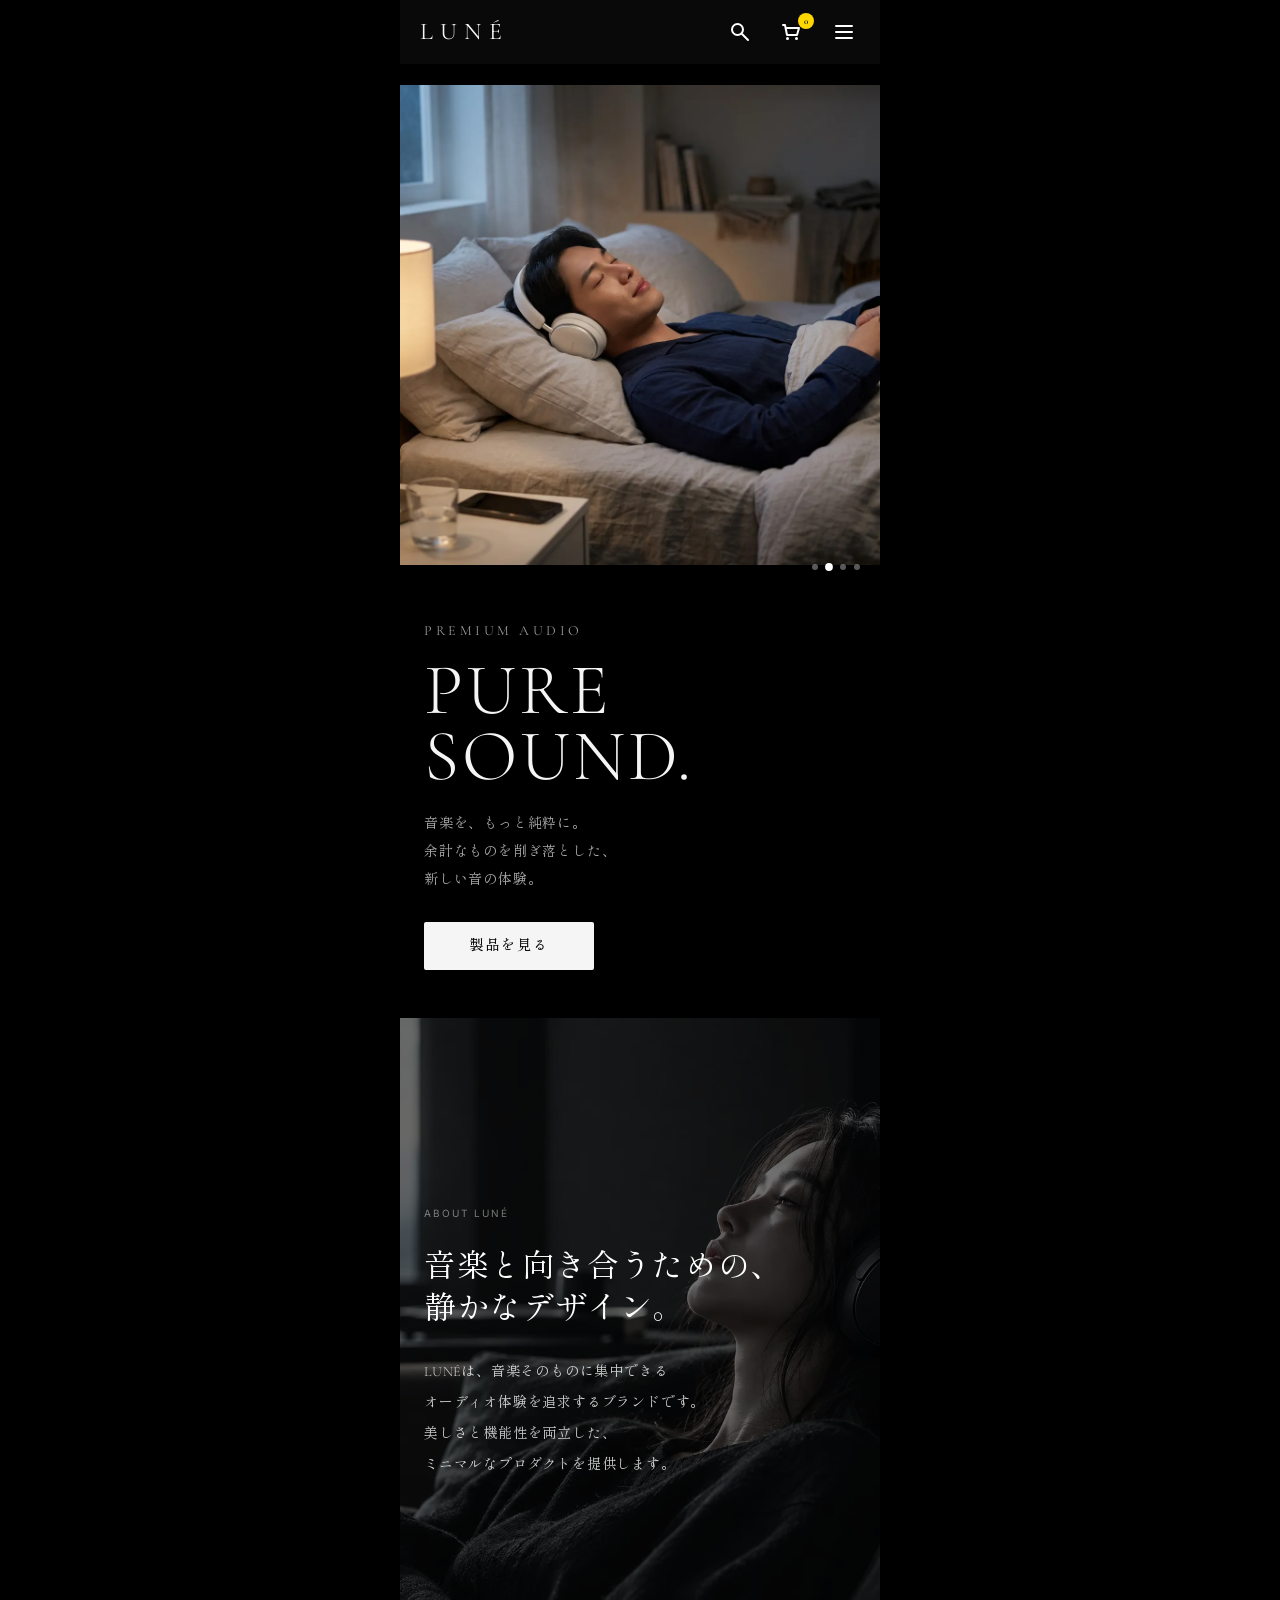
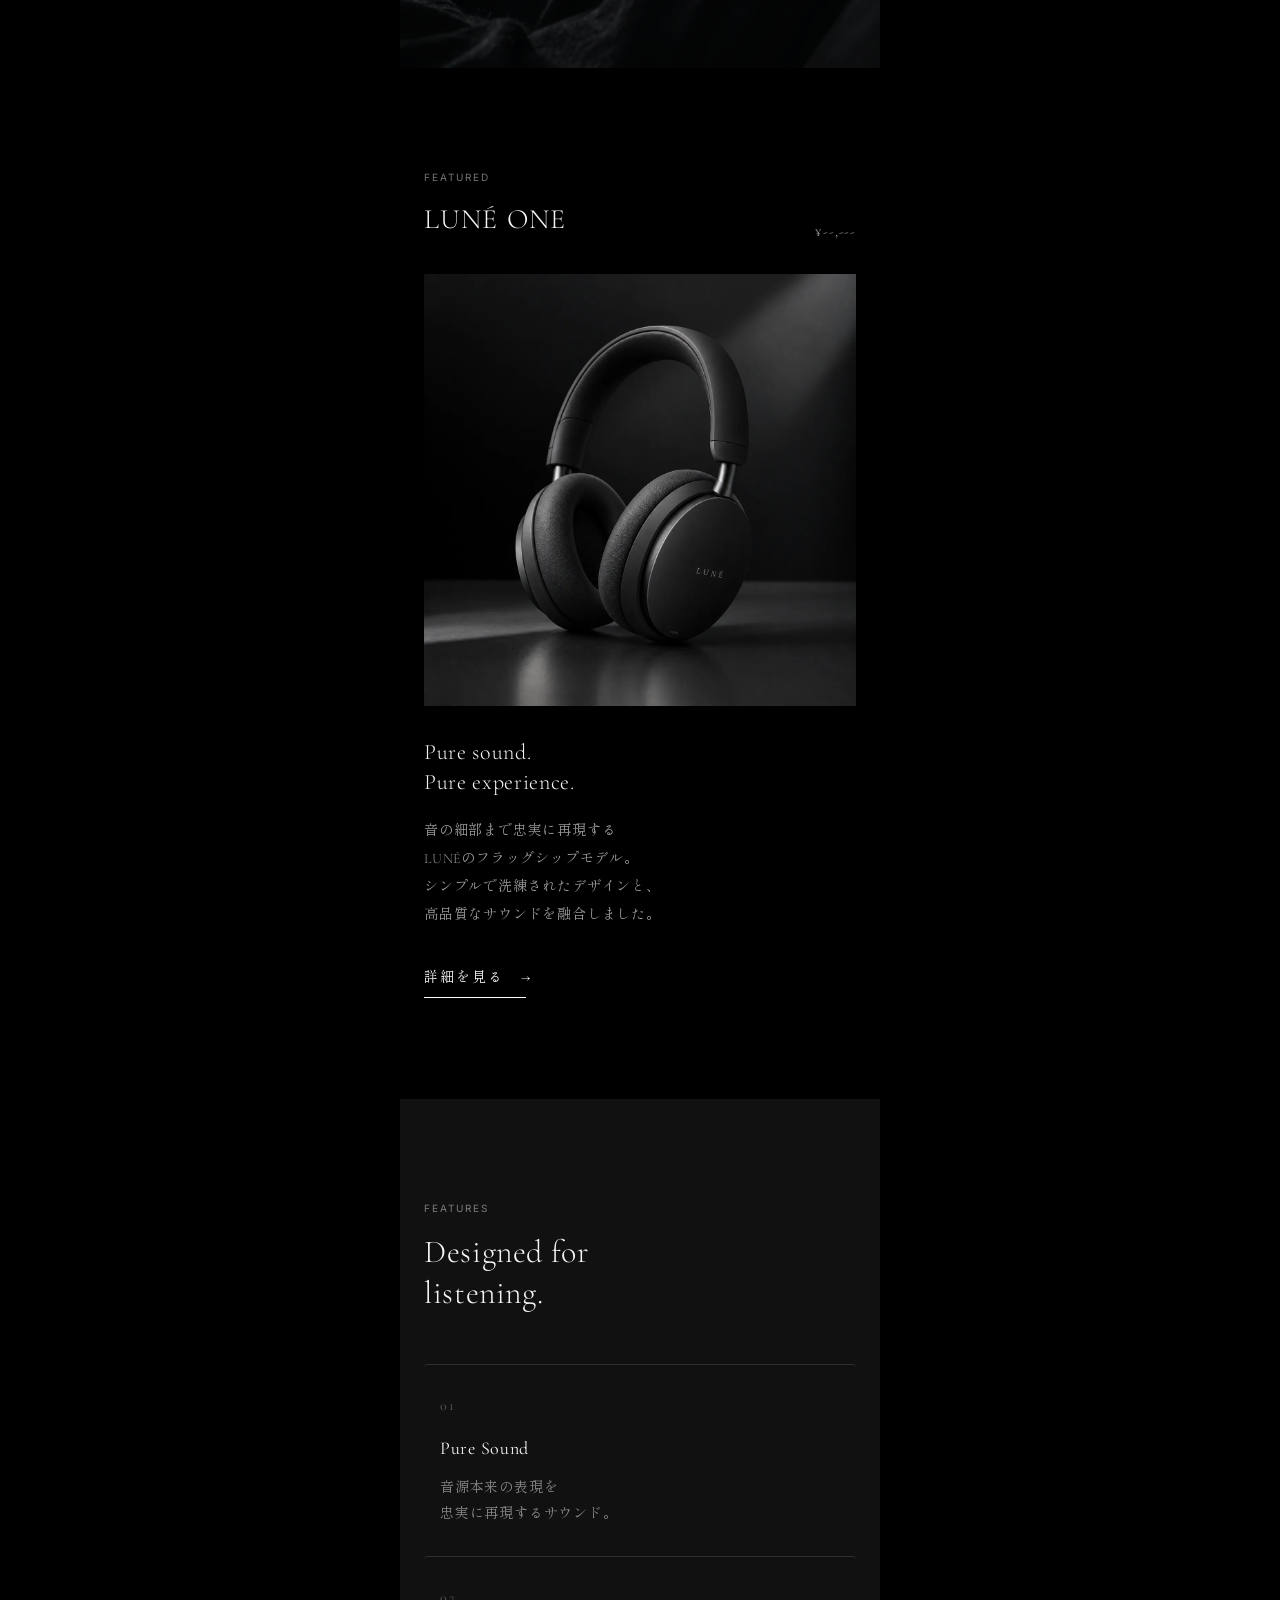
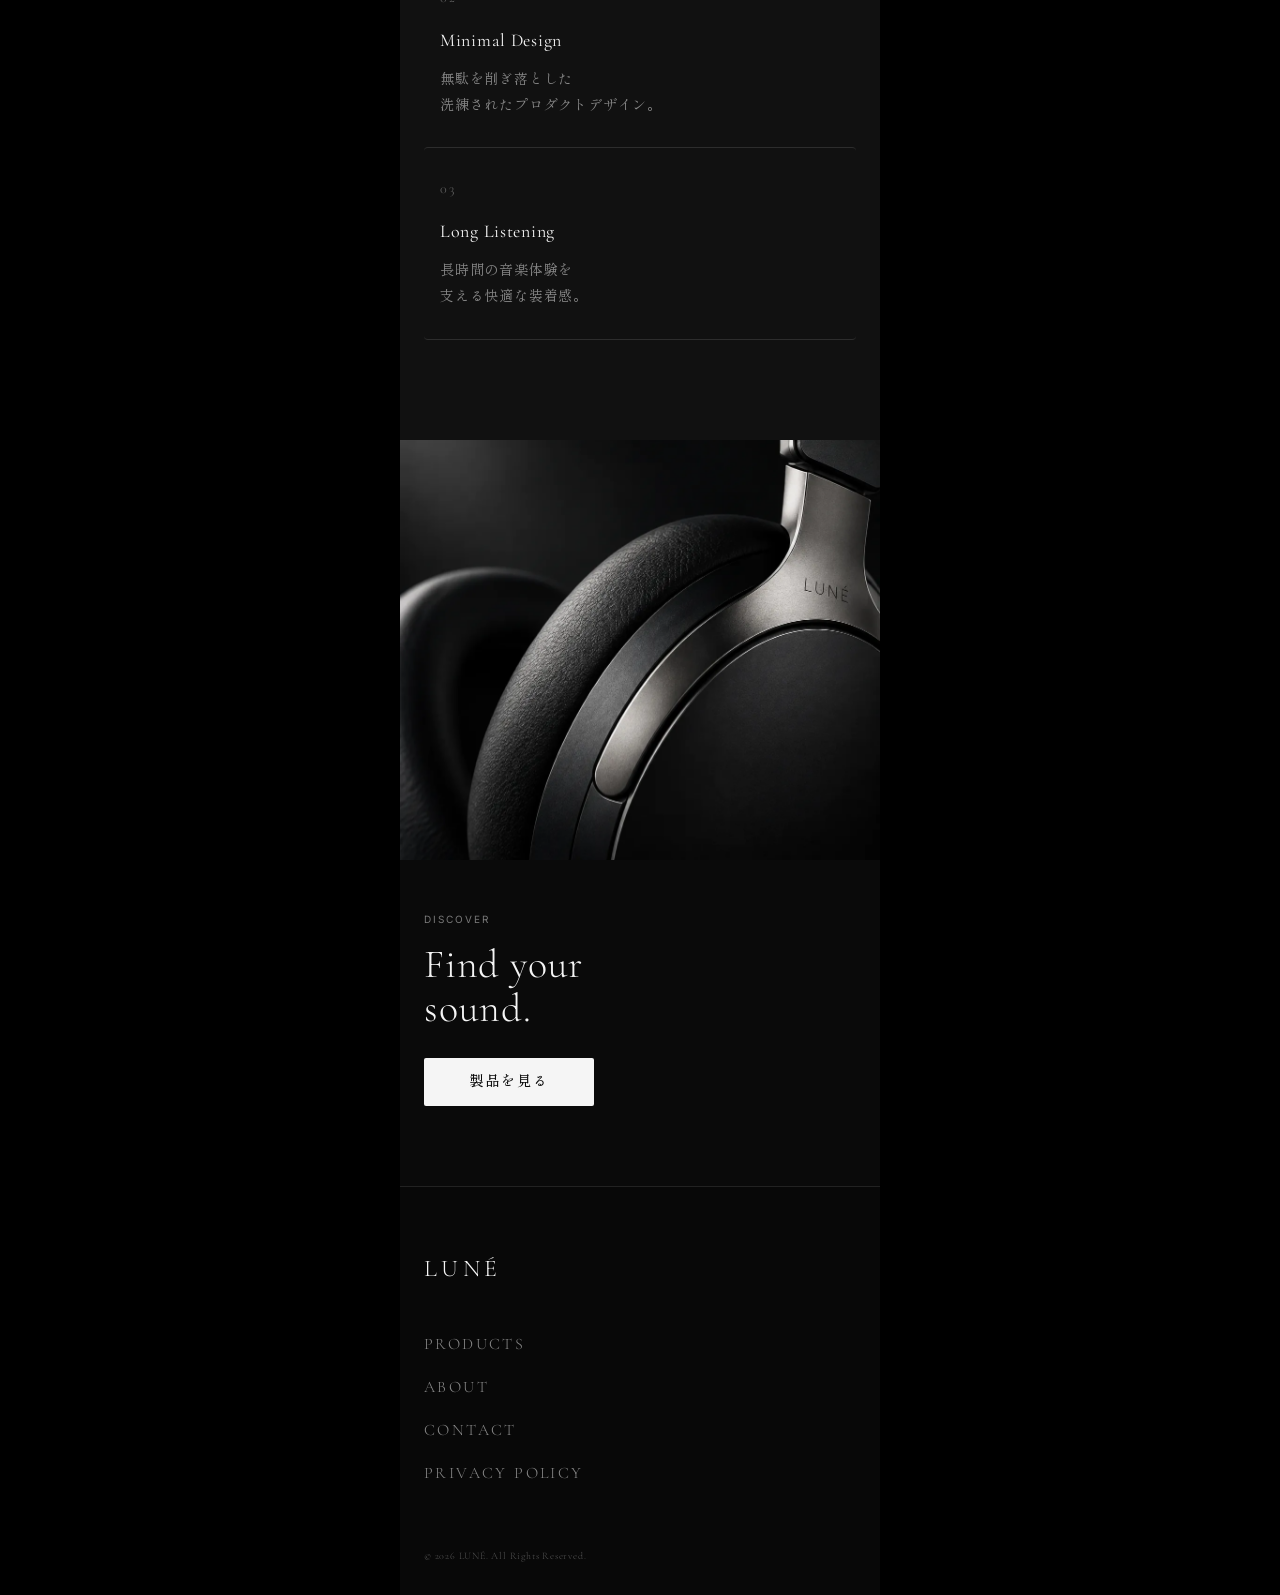
<file: index.html>
<!DOCTYPE html>
<html lang="ja">

<head>
  <meta charset="UTF-8">

  <!-- スマートフォン表示用 -->
  <meta name="viewport" content="width=device-width, initial-scale=1.0">

  <title>LUNÉ | Premium Headphones</title>

  <!-- Google Fonts -->
  <!-- Google Fonts (Cormorant Garamond & Shippori Mincho) -->
  <link rel="preconnect" href="https://fonts.googleapis.com">
  <link rel="preconnect" href="https://fonts.gstatic.com" crossorigin>
  <link
    href="https://fonts.googleapis.com/css2?family=Cormorant+Garamond:wght@300;400;500&family=Shippori+Mincho:wght@400;500&display=swap"
    rel="stylesheet">
  <link rel="preconnect" href="https://fonts.googleapis.com">
  <link rel="preconnect" href="https://fonts.gstatic.com" crossorigin>
  <link
    href="https://fonts.googleapis.com/css2?family=Inter:wght@300;400;500;600&family=Noto+Sans+JP:wght@300;400;500&display=swap"
    rel="stylesheet">

  <!-- CSS -->
  <link rel="stylesheet" href="style.css">
</head>

<body>

  <!-- =========================
         Header
    ========================== -->
  <header class="site-header">

    <!-- 左：ロゴ -->
    <a href="index.html" class="logo">
      LUNÉ
    </a>

    <!-- 右：3つのアイコン -->
    <div class="header-icons">

      <!-- 検索 -->
      <button class="header-icon" id="search-toggle" type="button" aria-label="検索">
        <svg class="humbleicons hi-search" xmlns="http://www.w3.org/2000/svg" width="24" height="24" fill="none"
          viewBox="0 0 24 24">
          <g stroke="currentColor" stroke-width="2">
            <path stroke-linecap="round" d="m20 20-6-6" />
            <path d="M15 9.5a5.5 5.5 0 1 1-11 0 5.5 5.5 0 0 1 11 0Z" />
          </g>
        </svg>
      </button>

      <!-- カート -->
      <a href="cart.html" class="header-icon cart-icon" aria-label="カート">
        <svg class="humbleicons hi-cart" xmlns="http://www.w3.org/2000/svg" width="24" height="24" fill="none"
          viewBox="0 0 24 24">
          <circle cx="7.5" cy="18.5" r="1.5" fill="currentColor" />
          <circle cx="16.5" cy="18.5" r="1.5" fill="currentColor" />
          <path stroke="currentColor" stroke-linecap="round" stroke-linejoin="round" stroke-width="2"
            d="M3 5h2l.6 3m0 0L7 15h10l2-7H5.6z" />
        </svg>
        <span class="cart-count">0</span>
      </a>

      <!-- ハンバーガーメニュー -->
      <button class="header-icon" id="menu-toggle" type="button" aria-label="メニューを開く" aria-expanded="false">
        <svg class="humbleicons hi-bars" xmlns="http://www.w3.org/2000/svg" width="24" height="24" fill="none"
          viewBox="0 0 24 24">
          <path stroke="currentColor" stroke-linecap="round" stroke-linejoin="round" stroke-width="2"
            d="M4 6h16M4 12h16M4 18h16" />
        </svg>
      </button>

    </div>
  </header>

  <!-- =========================
        Nav Overlay Menu
    ========================== -->
  <div class="nav-overlay" id="nav-overlay" aria-hidden="true">
    <!-- 閉じるボタン -->
    <button class="nav-close" id="menu-close" type="button" aria-label="メニューを閉じる">
      <svg xmlns="http://www.w3.org/2000/svg" width="28" height="28" fill="none" viewBox="0 0 24 24"
        stroke="currentColor" stroke-width="1.5">
        <path stroke-linecap="round" stroke-linejoin="round" d="M6 18L18 6M6 6l12 12" />
      </svg>
    </button>

    <div class="nav-container">

      <!-- メニューリスト -->
      <ul class="nav-list">
        <li class="nav-item-wrap">
          <a href="products.html" class="nav-link">
            <span>PRODUCTS</span>
          </a>
        </li>
        <li class="nav-item-wrap">
          <a href="#" class="nav-link">
            <span>SPECIAL</span>
          </a>
        </li>
        <li class="nav-item-wrap">
          <a href="#" class="nav-link">ABOUT</a>
        </li>
        <li class="nav-item-wrap">
          <a href="#" class="nav-link">NEWS</a>
        </li>
        <li class="nav-item-wrap">
          <a href="#" class="nav-link">LUNÉ LAB</a>
        </li>
        <li class="nav-item-wrap">
          <a href="#" class="nav-link">SUPPORT</a>
        </li>
        <li class="nav-item-wrap">
          <a href="#" class="nav-link">RECRUIT</a>
        </li>
      </ul>
    </div>
  </div>

  <main>

    <!-- =========================
             Hero
        ========================== -->
    <section class="hero">

      <div class="hero-image">
        <!-- カルーセル画像 5枚 -->
        <div class="carousel-slide active">
          <img src="img/hero-headphone-1.webp" alt="LUNÉ Premium Headphone 1">
        </div>
        <div class="carousel-slide">
          <img src="img/hero-headphone-2.webp" alt="LUNÉ Premium Headphone 2">
        </div>
        <div class="carousel-slide">
          <img src="img/hero-headphone-3.webp" alt="LUNÉ Premium Headphone 3">
        </div>
        <div class="carousel-slide">
          <img src="img/hero-headphone-4.webp" alt="LUNÉ Premium Headphone 4">
        </div>

        <!-- 右下のドットインジケーター（・・・・・） -->
        <div class="carousel-dots">
          <button class="dot active" type="button" aria-label="スライド1を表示"></button>
          <button class="dot" type="button" aria-label="スライド2を表示"></button>
          <button class="dot" type="button" aria-label="スライド3を表示"></button>
          <button class="dot" type="button" aria-label="スライド4を表示"></button>
        </div>
      </div>

      <div class="hero-content">

        <p class="hero-label">
          PREMIUM AUDIO
        </p>

        <h1>
          PURE<br>
          SOUND.
        </h1>

        <p class="hero-description">
          音楽を、もっと純粋に。<br>
          余計なものを削ぎ落とした、<br>
          新しい音の体験。
        </p>

        <a href="products.html" class="primary-button">
          製品を見る
        </a>

      </div>

    </section>


    <!-- =========================
             Brand Introduction
        ========================== -->
    <section class="brand-section">

      <div class="brand-image">
        <img src="img/brand-lifestyle.webp" alt="LUNÉのヘッドホンで音楽を楽しむ女性">
      </div>

      <!-- fade-in-up クラスを追加 -->
      <div class="brand-content fade-in-up">

        <p class="section-label">
          ABOUT LUNÉ
        </p>

        <h2>
          音楽と向き合うための、<br>
          静かなデザイン。
        </h2>

        <p class="section-text">
          LUNÉは、音楽そのものに集中できる<br>
          オーディオ体験を追求するブランドです。<br>
          美しさと機能性を両立した、<br>
          ミニマルなプロダクトを提供します。
        </p>

      </div>

    </section>


    <!-- =========================
             Featured Product
        ========================== -->
    <section class="featured-section">

      <div class="section-heading">

        <div>
          <p class="section-label">
            FEATURED
          </p>

          <h2>
            LUNÉ ONE
          </h2>
        </div>

        <p class="product-price">
          ¥--,---
        </p>

      </div>


      <div class="featured-image">

        <img src="img/headphone-black.webp" alt="LUNÉ ONE">

      </div>


      <div class="featured-content">

        <p class="product-copy">
          Pure sound.<br>
          Pure experience.
        </p>

        <p class="section-text">
          音の細部まで忠実に再現する<br>
          LUNÉのフラッグシップモデル。<br>
          シンプルで洗練されたデザインと、<br>
          高品質なサウンドを融合しました。
        </p>

        <a href="product.html" class="text-link fade-in-up">
          詳細を見る
          <span>→</span>
        </a>

      </div>

    </section>


    <!-- =========================
             Features
        ========================== -->
    <section class="features-section">

      <p class="section-label">
        FEATURES
      </p>

      <h2>
        Designed for<br>
        listening.
      </h2>


      <div class="feature-list">

        <!-- 01 -->
        <article class="feature-item fade-in-up feature-card-invert">
          <span class="feature-number">
            01
          </span>
          <h3>
            Pure Sound
          </h3>
          <p>
            音源本来の表現を<br>
            忠実に再現するサウンド。
          </p>
        </article>


        <!-- 02 -->
        <article class="feature-item fade-in-up delay-1 feature-card-invert">
          <span class="feature-number">
            02
          </span>
          <h3>
            Minimal Design
          </h3>
          <p>
            無駄を削ぎ落とした<br>
            洗練されたプロダクトデザイン。
          </p>
        </article>


        <!-- 03 -->
        <article class="feature-item fade-in-up delay-2 feature-card-invert">
          <span class="feature-number">
            03
          </span>
          <h3>
            Long Listening
          </h3>
          <p>
            長時間の音楽体験を<br>
            支える快適な装着感。
          </p>
        </article>

      </div>

    </section>


    <!-- =========================
             Product CTA
        ========================== -->
    <section class="product-cta">

      <div class="product-cta-image fade-in-up">
        <img src="img/headphone-detail.webp" alt="LUNÉ headphone">
      </div>

      <div class="product-cta-content">

        <!-- 1. DISCOVER （最初に浮上） -->
        <p class="section-label fade-in-up">
          DISCOVER
        </p>

        <!-- 2. Find your sound. （0.6秒遅れて浮上） -->
        <h2 class="fade-in-up delay-1">
          Find your<br>
          sound.
        </h2>

        <!-- 3. VIEW PRODUCTS ボタン （1.2秒遅れて浮上） -->
        <div class="fade-in-up delay-2">
          <a href="products.html" class="primary-button">
            製品を見る
          </a>
        </div>

      </div>

    </section>

  </main>


  <!-- =========================
         Footer
    ========================== -->
  <footer class="footer">

    <div class="footer-logo">
      LUNÉ
    </div>

    <div class="footer-links">

      <a href="products.html">
        PRODUCTS
      </a>

      <a href="#">
        ABOUT
      </a>

      <a href="#">
        CONTACT
      </a>

      <a href="#">
        PRIVACY POLICY
      </a>

    </div>

    <p class="copyright">
      © 2026 LUNÉ. All Rights Reserved.
    </p>

  </footer>


  <!-- JavaScript -->
  <script src="script.js"></script>

</body>

</html>
</file>
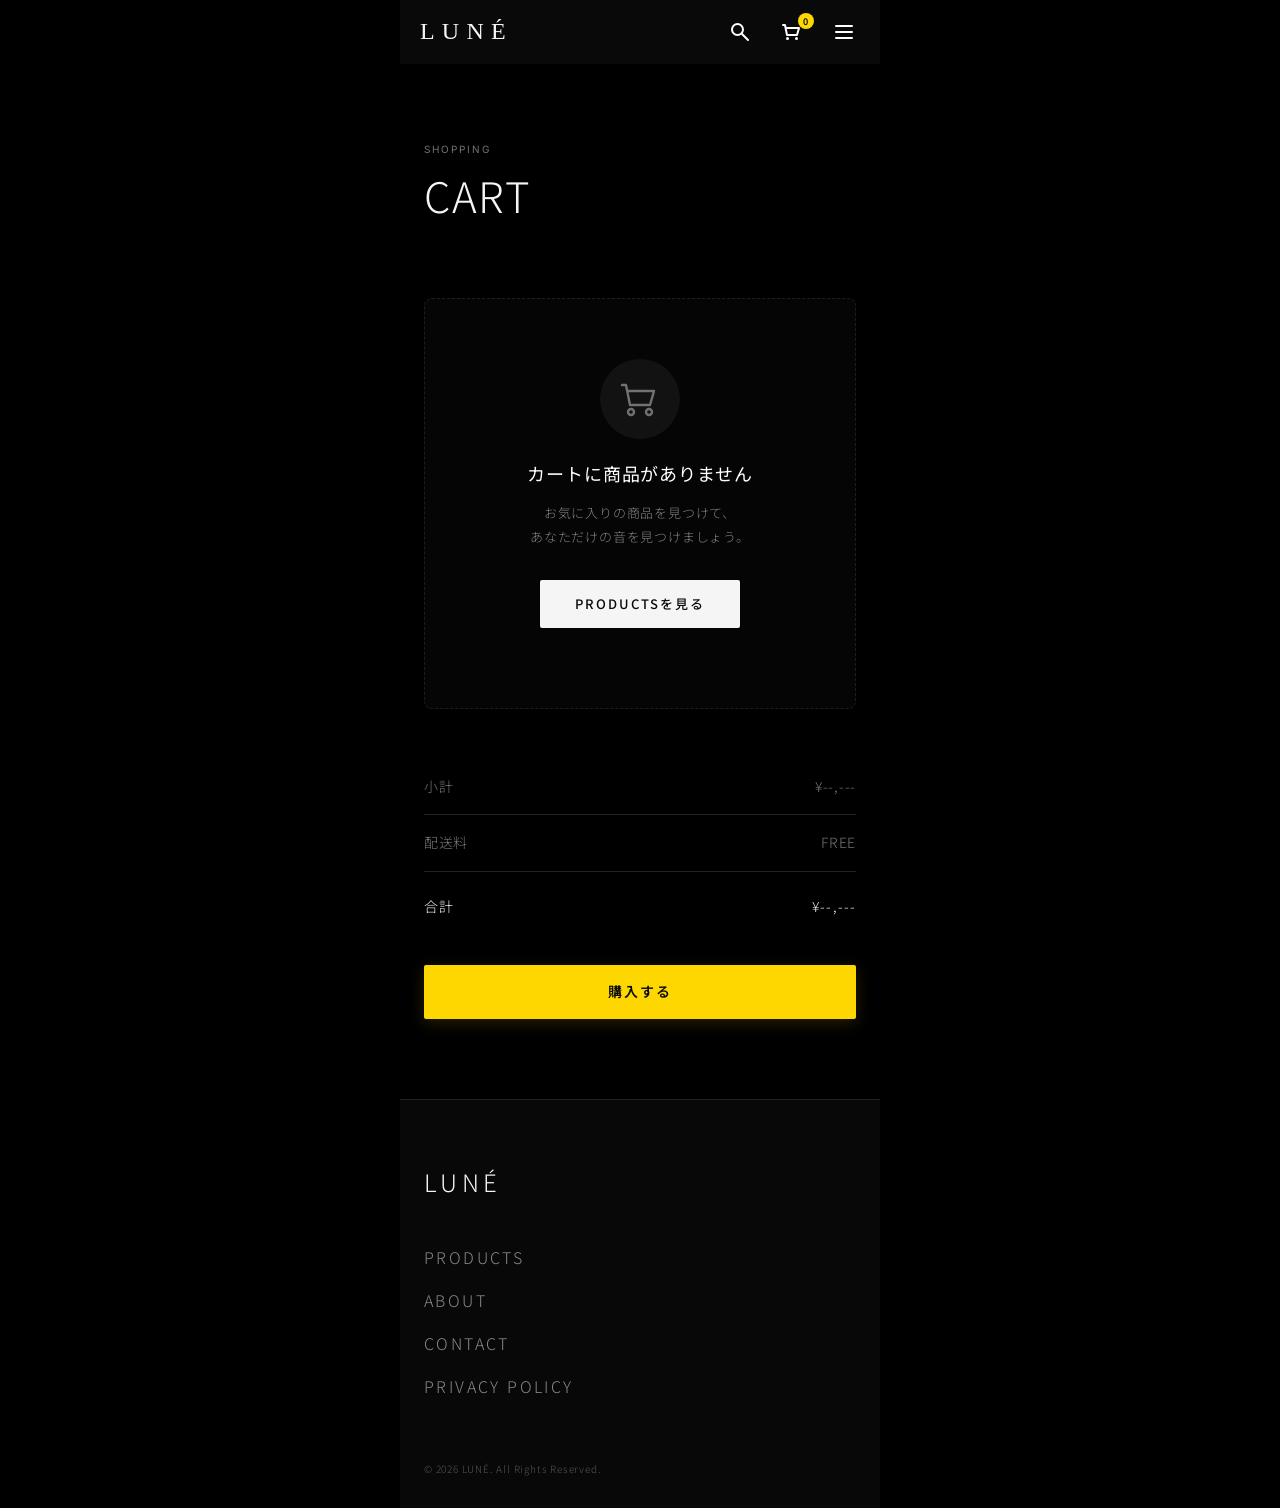
<file: cart.html>
<!DOCTYPE html>
<html lang="ja">

<head>
    <meta charset="UTF-8">

    <!-- スマートフォン表示用 -->
    <meta name="viewport" content="width=device-width, initial-scale=1.0">

    <title>Cart | LUNÉ</title>

    <!-- Google Fonts -->
    <link rel="preconnect" href="https://fonts.googleapis.com">
    <link rel="preconnect" href="https://fonts.gstatic.com" crossorigin>

    <link
        href="https://fonts.googleapis.com/css2?family=Inter:wght@300;400;500;600&family=Noto+Sans+JP:wght@300;400;500&display=swap"
        rel="stylesheet">

    <!-- 共通CSS -->
    <link rel="stylesheet" href="style.css">

</head>


<body>

    <!-- =========================
         Header
    ========================== -->

    <header class="site-header">

        <!-- 左：ロゴ -->
        <a href="index.html" class="logo">
            LUNÉ
        </a>

        <!-- 右：3つのアイコン -->
        <div class="header-icons">

            <!-- 検索 -->
            <button class="header-icon" id="search-toggle" type="button" aria-label="検索">
                <svg class="humbleicons hi-search" xmlns="http://www.w3.org/2000/svg" width="24" height="24" fill="none"
                    viewBox="0 0 24 24">
                    <g stroke="currentColor" stroke-width="2">
                        <path stroke-linecap="round" d="m20 20-6-6" />
                        <path d="M15 9.5a5.5 5.5 0 1 1-11 0 5.5 5.5 0 0 1 11 0Z" />
                    </g>
                </svg>
            </button>

            <!-- カート -->
            <a href="cart.html" class="header-icon cart-icon" aria-label="カート">
                <svg class="humbleicons hi-cart" xmlns="http://www.w3.org/2000/svg" width="24" height="24" fill="none"
                    viewBox="0 0 24 24">
                    <circle cx="7.5" cy="18.5" r="1.5" fill="currentColor" />
                    <circle cx="16.5" cy="18.5" r="1.5" fill="currentColor" />
                    <path stroke="currentColor" stroke-linecap="round" stroke-linejoin="round" stroke-width="2"
                        d="M3 5h2l.6 3m0 0L7 15h10l2-7H5.6z" />
                </svg>
                <span class="cart-count">0</span>
            </a>

            <!-- ハンバーガーメニュー -->
            <button class="header-icon" id="menu-toggle" type="button" aria-label="メニューを開く" aria-expanded="false">
                <svg class="humbleicons hi-bars" xmlns="http://www.w3.org/2000/svg" width="24" height="24" fill="none"
                    viewBox="0 0 24 24">
                    <path stroke="currentColor" stroke-linecap="round" stroke-linejoin="round" stroke-width="2"
                        d="M4 6h16M4 12h16M4 18h16" />
                </svg>
            </button>

        </div>
    </header>

    <!-- =========================
        Nav Overlay Menu
    ========================== -->
    <div class="nav-overlay" id="nav-overlay" aria-hidden="true">
        <!-- 閉じるボタン -->
        <button class="nav-close" id="menu-close" type="button" aria-label="メニューを閉じる">
            <svg xmlns="http://www.w3.org/2000/svg" width="28" height="28" fill="none" viewBox="0 0 24 24"
                stroke="currentColor" stroke-width="1.5">
                <path stroke-linecap="round" stroke-linejoin="round" d="M6 18L18 6M6 6l12 12" />
            </svg>
        </button>

        <div class="nav-container">

            <!-- メニューリスト -->
            <ul class="nav-list">
                <li class="nav-item-wrap">
                    <a href="products.html" class="nav-link">
                        <span>PRODUCTS</span>
                    </a>
                </li>
                <li class="nav-item-wrap">
                    <a href="#" class="nav-link">
                        <span>SPECIAL</span>
                    </a>
                </li>
                <li class="nav-item-wrap">
                    <a href="#" class="nav-link">ABOUT</a>
                </li>
                <li class="nav-item-wrap">
                    <a href="#" class="nav-link">NEWS</a>
                </li>
                <li class="nav-item-wrap">
                    <a href="#" class="nav-link">LUNÉ LAB</a>
                </li>
                <li class="nav-item-wrap">
                    <a href="#" class="nav-link">SUPPORT</a>
                </li>
                <li class="nav-item-wrap">
                    <a href="#" class="nav-link">RECRUIT</a>
                </li>
            </ul>
        </div>
    </div>

    <!-- =========================
         Main
    ========================== -->

    <main>

        <!-- =========================
             Cart Header
        ========================== -->

        <section class="cart-header fade-in-up">

            <p class="section-label">
                SHOPPING
            </p>

            <h1>
                CART
            </h1>

        </section>



        <!-- =========================
             Cart Contents
        ========================== -->

        <section class="cart-section fade-in-up delay-1">

            <!-- JavaScriptで商品を動的表示 -->
            <div id="cart-items"></div>


            <!-- =====================
                        Cart Summary
                   ====================== -->
            <div class="cart-summary">

                <div class="summary-row">
                    <span>小計</span>
                    <span id="subtotal">¥--,---</span>
                </div>

                <div class="summary-row">
                    <span>配送料</span>
                    <span id="shipping">¥--,---</span>
                </div>

                <div class="summary-total">
                    <span>合計</span>
                    <span id="total">¥--,---</span>
                </div>

                <!-- ========================================
                                cart.html のボタンとモーダル要素
                           ======================================== -->

                <!-- 1. CHECKOUTボタン部分（cart-summary内） -->
                <button class="checkout-button" type="button" id="checkout-button">
                    <span>購入する</span>
                </button>

        </section>

    </main>

    <!-- 2. モーダル本体（bodyの最下部・scriptタグの直前あたりに追加） -->
    <div class="modal-overlay" id="surveyModal" aria-hidden="true">
        <div class="modal-content">
            <button class="modal-close" id="modalClose" type="button" aria-label="閉じる">
                <svg xmlns="http://www.w3.org/2000/svg" width="20" height="20" fill="none" viewBox="0 0 24 24"
                    stroke="currentColor" stroke-width="1.5">
                    <path stroke-linecap="round" stroke-linejoin="round" d="M6 18L18 6M6 6l12 12" />
                </svg>
            </button>

            <p class="modal-label">LUNÉ</p>
            <h2 class="modal-title">ご協力ありがとうございました。</h2>
            <p class="modal-text">続けてアンケートのご回答をお願いします。</p>

            <a href="#" class="modal-survey-button" id="surveyStartBtn">
                アンケートに答える
            </a>
        </div>
    </div>



    <!-- =========================
         Footer
    ========================== -->

    <footer class="footer">

        <div class="footer-logo">
            LUNÉ
        </div>


        <div class="footer-links">

            <a href="products.html">
                PRODUCTS
            </a>

            <a href="#">
                ABOUT
            </a>

            <a href="#">
                CONTACT
            </a>

            <a href="#">
                PRIVACY POLICY
            </a>

        </div>


        <p class="copyright">
            © 2026 LUNÉ. All Rights Reserved.
        </p>

    </footer>


    <!-- JavaScript -->
    <script src="script.js"></script>

</body>

</html>
</file>
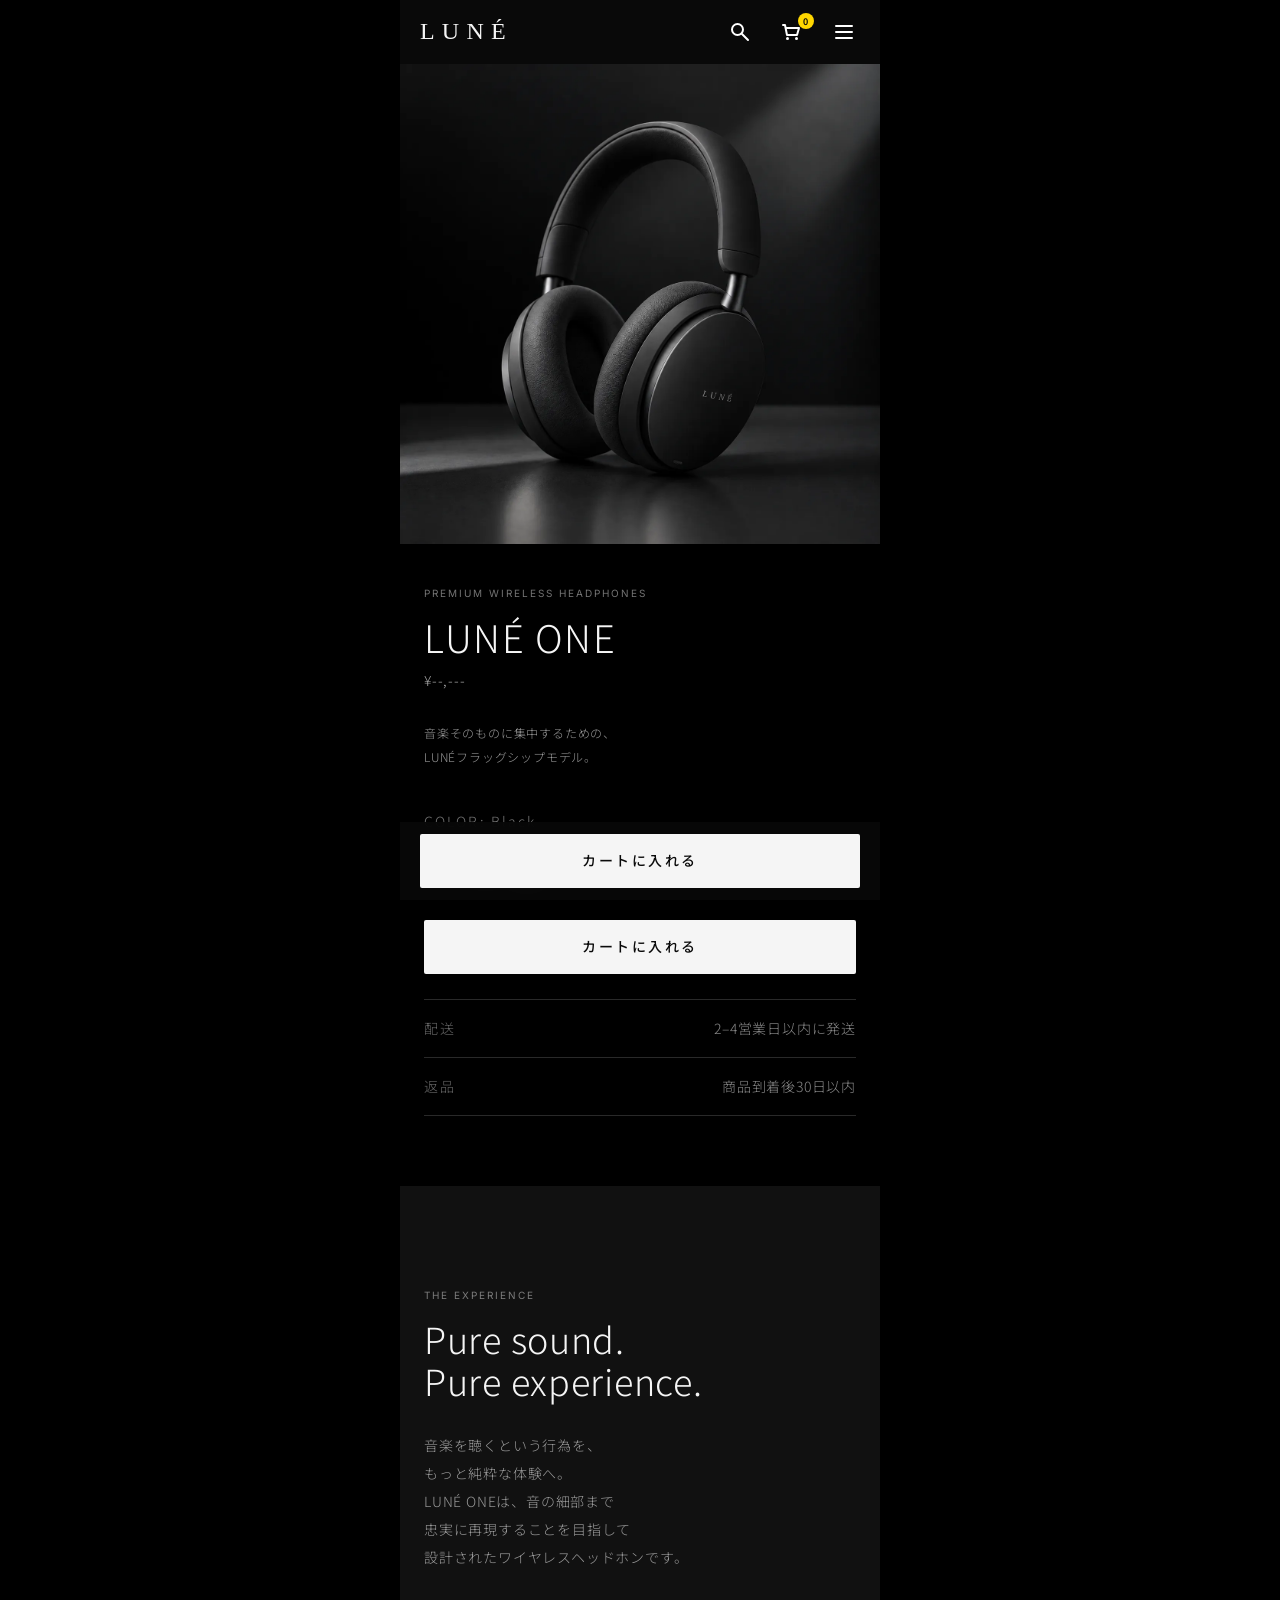
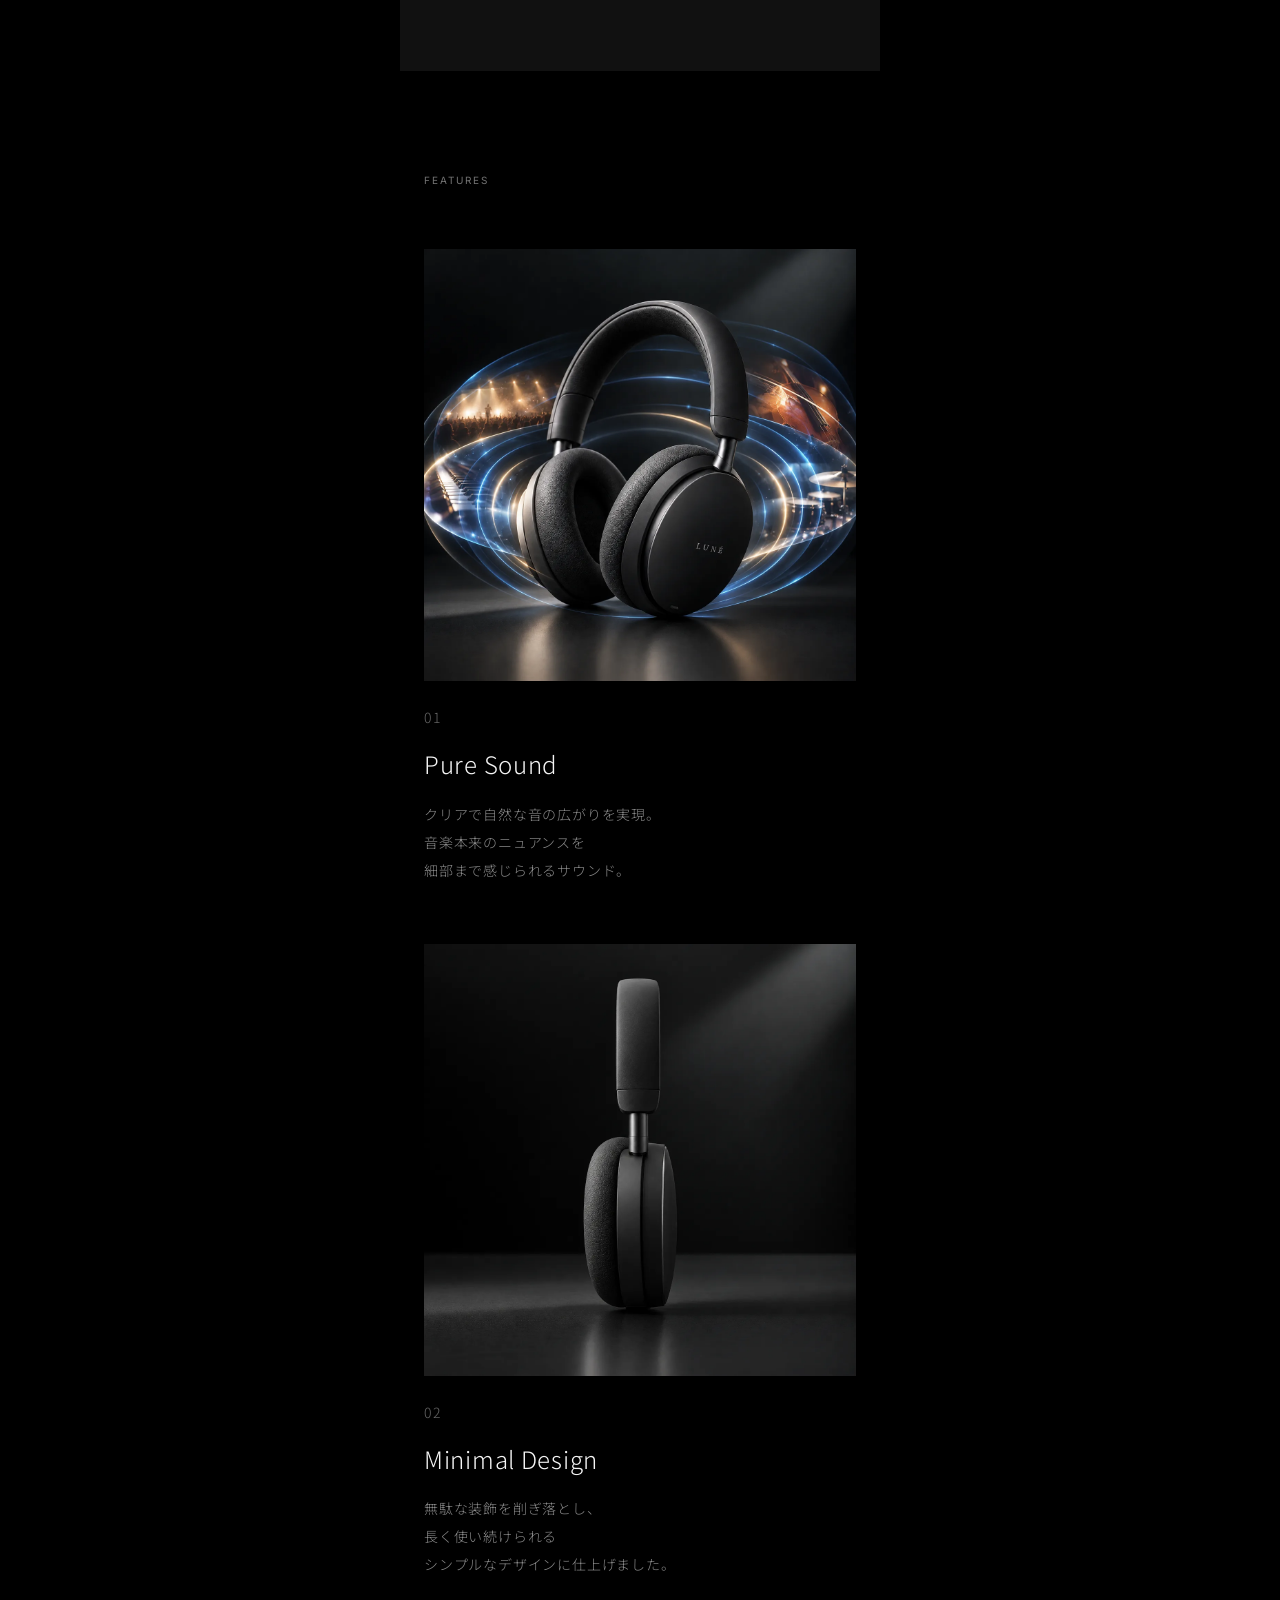
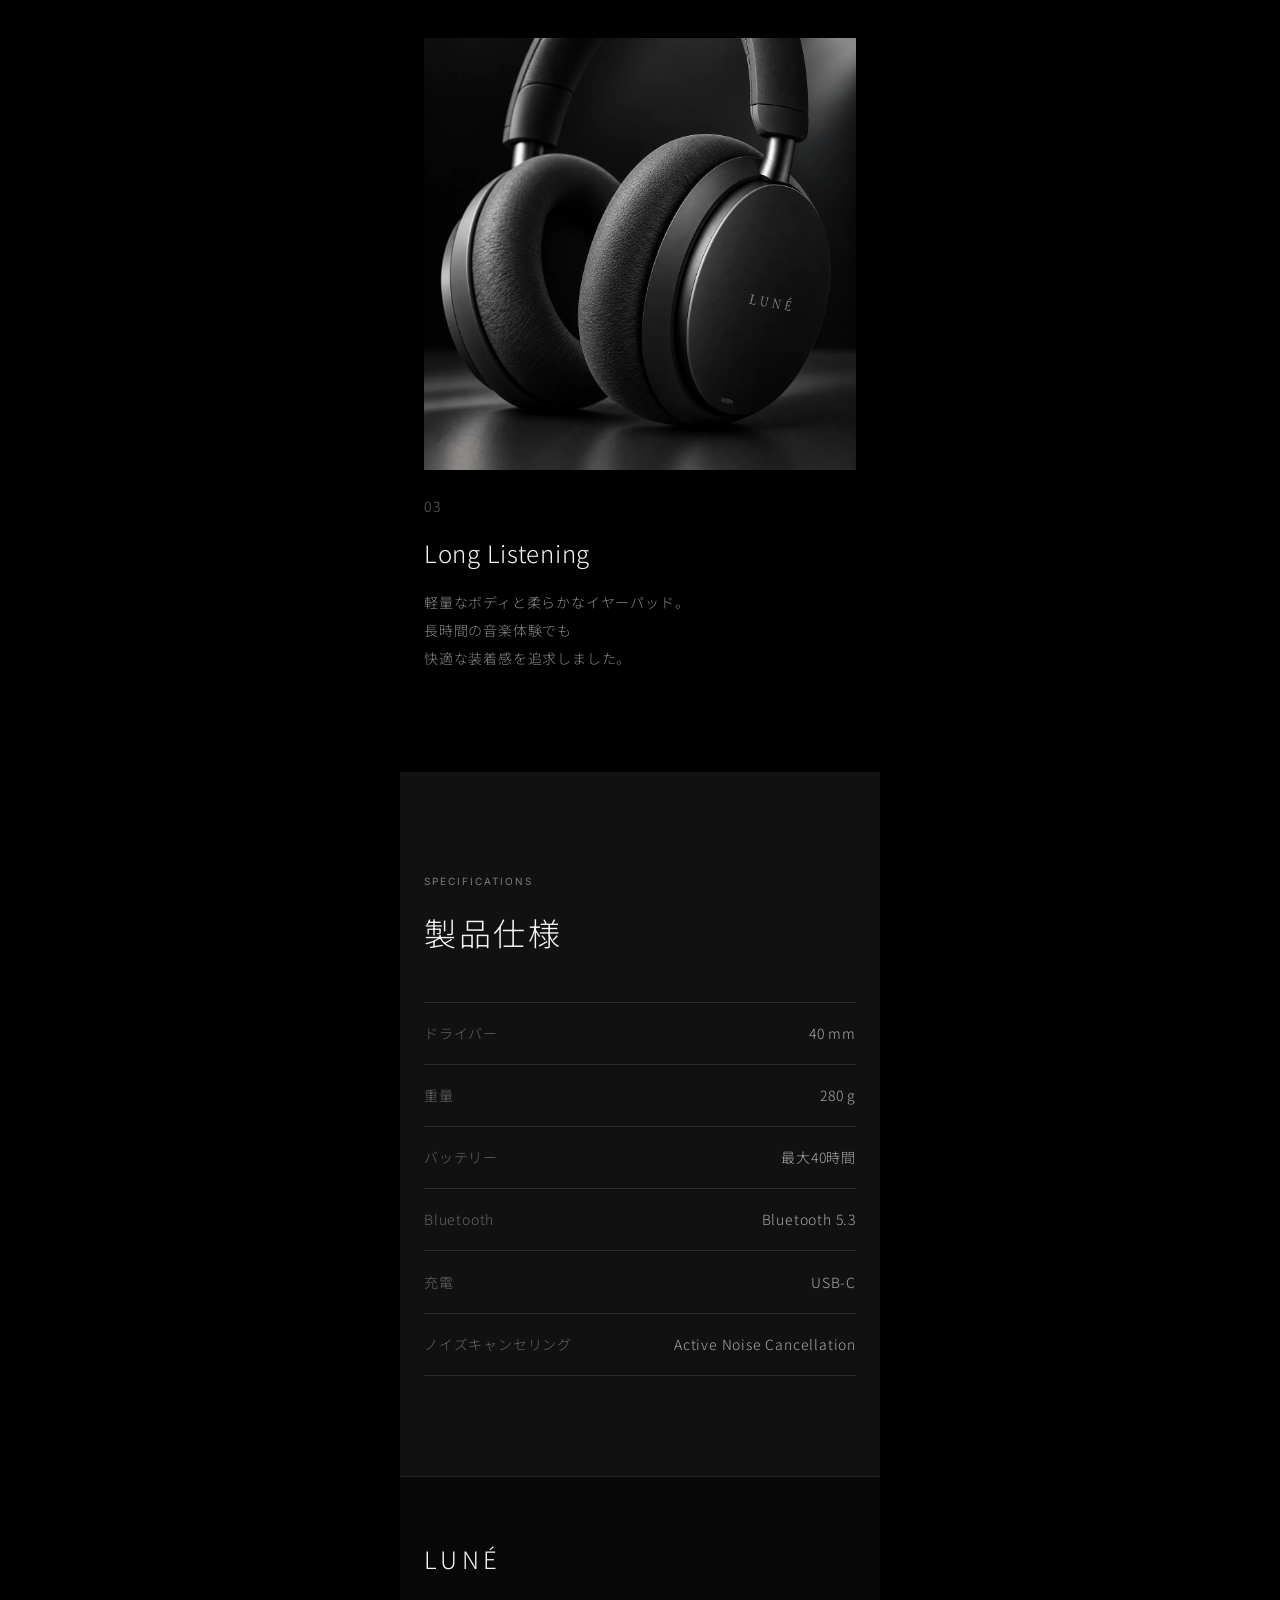
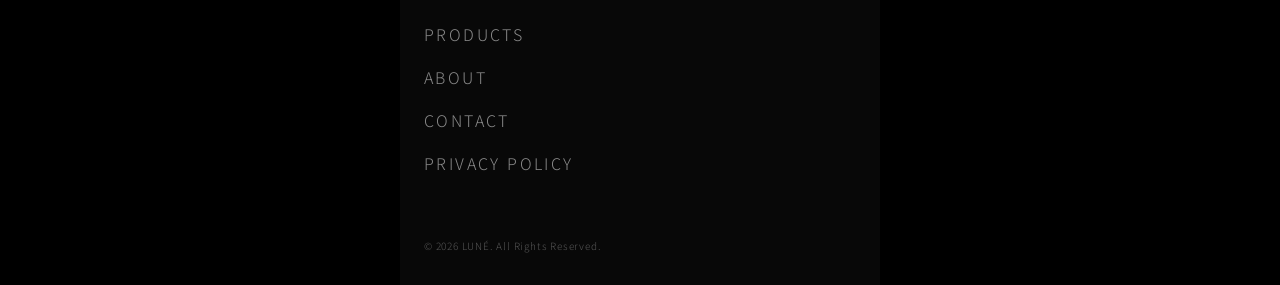
<file: product.html>
<!DOCTYPE html>
<html lang="ja">

<head>
    <meta charset="UTF-8">

    <!-- スマートフォン表示用 -->
    <meta name="viewport" content="width=device-width, initial-scale=1.0">

    <title>LUNÉ ONE | LUNÉ</title>

    <!-- Google Fonts -->
    <link rel="preconnect" href="https://fonts.googleapis.com">
    <link rel="preconnect" href="https://fonts.gstatic.com" crossorigin>

    <link
        href="https://fonts.googleapis.com/css2?family=Inter:wght@300;400;500;600&family=Noto+Sans+JP:wght@300;400;500&display=swap"
        rel="stylesheet">

    <!-- CSS -->
    <link rel="stylesheet" href="style.css">

</head>


<body>

    <!-- =========================
         Header
    ========================== -->

    <header class="site-header">

        <!-- 左：ロゴ -->
        <a href="index.html" class="logo">
            LUNÉ
        </a>

        <!-- 右：3つのアイコン -->
        <div class="header-icons">

            <!-- 検索 -->
            <button class="header-icon" id="search-toggle" type="button" aria-label="検索">
                <svg class="humbleicons hi-search" xmlns="http://www.w3.org/2000/svg" width="24" height="24" fill="none"
                    viewBox="0 0 24 24">
                    <g stroke="currentColor" stroke-width="2">
                        <path stroke-linecap="round" d="m20 20-6-6" />
                        <path d="M15 9.5a5.5 5.5 0 1 1-11 0 5.5 5.5 0 0 1 11 0Z" />
                    </g>
                </svg>
            </button>

            <!-- カート -->
            <a href="cart.html" class="header-icon cart-icon" aria-label="カート">
                <svg class="humbleicons hi-cart" xmlns="http://www.w3.org/2000/svg" width="24" height="24" fill="none"
                    viewBox="0 0 24 24">
                    <circle cx="7.5" cy="18.5" r="1.5" fill="currentColor" />
                    <circle cx="16.5" cy="18.5" r="1.5" fill="currentColor" />
                    <path stroke="currentColor" stroke-linecap="round" stroke-linejoin="round" stroke-width="2"
                        d="M3 5h2l.6 3m0 0L7 15h10l2-7H5.6z" />
                </svg>
                <span class="cart-count">0</span>
            </a>

            <!-- ハンバーガーメニュー -->
            <button class="header-icon" id="menu-toggle" type="button" aria-label="メニューを開く" aria-expanded="false">
                <svg class="humbleicons hi-bars" xmlns="http://www.w3.org/2000/svg" width="24" height="24" fill="none"
                    viewBox="0 0 24 24">
                    <path stroke="currentColor" stroke-linecap="round" stroke-linejoin="round" stroke-width="2"
                        d="M4 6h16M4 12h16M4 18h16" />
                </svg>
            </button>

        </div>
    </header>

    <!-- =========================
        Nav Overlay Menu
    ========================== -->
    <div class="nav-overlay" id="nav-overlay" aria-hidden="true">
        <!-- 閉じるボタン -->
        <button class="nav-close" id="menu-close" type="button" aria-label="メニューを閉じる">
            <svg xmlns="http://www.w3.org/2000/svg" width="28" height="28" fill="none" viewBox="0 0 24 24"
                stroke="currentColor" stroke-width="1.5">
                <path stroke-linecap="round" stroke-linejoin="round" d="M6 18L18 6M6 6l12 12" />
            </svg>
        </button>

        <div class="nav-container">

            <!-- メニューリスト -->
            <ul class="nav-list">
                <li class="nav-item-wrap">
                    <a href="products.html" class="nav-link">
                        <span>PRODUCTS</span>
                    </a>
                </li>
                <li class="nav-item-wrap">
                    <a href="#" class="nav-link">
                        <span>SPECIAL</span>
                    </a>
                </li>
                <li class="nav-item-wrap">
                    <a href="#" class="nav-link">ABOUT</a>
                </li>
                <li class="nav-item-wrap">
                    <a href="#" class="nav-link">NEWS</a>
                </li>
                <li class="nav-item-wrap">
                    <a href="#" class="nav-link">LUNÉ LAB</a>
                </li>
                <li class="nav-item-wrap">
                    <a href="#" class="nav-link">SUPPORT</a>
                </li>
                <li class="nav-item-wrap">
                    <a href="#" class="nav-link">RECRUIT</a>
                </li>
            </ul>
        </div>
    </div>

    <main>

        <!-- =========================
                Product Hero
           ========================== -->
        <section class="product-hero">

            <!-- 画像エリア（フェード＆スライド切替用） -->
            <div class="product-hero-image">
                <img src="img/headphone-black.webp" alt="LUNÉ ONE" class="product-img active" id="productImage">
            </div>

            <div class="product-hero-info">

                <p class="section-label">
                    PREMIUM WIRELESS HEADPHONES
                </p>

                <h1>
                    LUNÉ ONE
                </h1>

                <p class="product-hero-price">
                    ¥--,---
                </p>

                <p class="product-hero-description">
                    音楽そのものに集中するための、<br>
                    LUNÉフラッグシップモデル。
                </p>

                <!-- Color -->
                <div class="product-option">

                    <p class="option-label">
                        COLOR: <span id="colorName">Black</span>
                    </p>

                    <!-- 移動する外枠（active-ring）を配置 -->
                    <div class="color-options-wrapper">
                        <div class="color-active-ring" id="colorRing"></div>
                        <div class="color-options">
                            <button class="color-button black active" aria-label="Black" data-color="black"
                                data-img="img/headphone-black.webp" data-name="Black"></button>
                            <button class="color-button silver" aria-label="Silver" data-color="silver"
                                data-img="img/headphone-silver.webp" data-name="Silver"></button>
                            <button class="color-button white" aria-label="White" data-color="white"
                                data-img="img/headphone-white.webp" data-name="White"></button>
                        </div>
                    </div>

                </div>

                <!-- Purchase -->
                <button class="add-cart-button" id="addCartBtn" type="button">
                    <span>カートに入れる
                    </span>
                </button>

                <!-- Delivery -->
                <div class="purchase-information">

                    <div class="purchase-information-item">
                        <span>配送</span>
                        <p>2–4営業日以内に発送</p>
                    </div>

                    <div class="purchase-information-item">
                        <span>返品</span>
                        <p>商品到着後30日以内</p>
                    </div>

                </div>

            </div>

        </section>



        <!-- =========================
             Product Story
        ========================== -->

        <section class="product-story">

            <p class="section-label">
                THE EXPERIENCE
            </p>

            <h2>
                Pure sound.<br>
                Pure experience.
            </h2>

            <p class="section-text">
                音楽を聴くという行為を、<br>
                もっと純粋な体験へ。<br>

                LUNÉ ONEは、音の細部まで<br>
                忠実に再現することを目指して<br>
                設計されたワイヤレスヘッドホンです。
            </p>

        </section>

        <!-- =========================
             Features
        ========================== -->

        <section class="product-features">

            <p class="section-label">
                FEATURES
            </p>


            <article class="product-feature">

                <div class="feature-image">

                    <img src="img/feature-sound.webp" alt="High quality sound">

                </div>


                <div class="feature-content">

                    <span>
                        01
                    </span>

                    <h2>
                        Pure Sound
                    </h2>

                    <p>
                        クリアで自然な音の広がりを実現。<br>
                        音楽本来のニュアンスを<br>
                        細部まで感じられるサウンド。
                    </p>

                </div>

            </article>



            <article class="product-feature">

                <div class="feature-image">

                    <img src="img/feature-design.webp" alt="Minimal design">

                </div>


                <div class="feature-content">

                    <span>
                        02
                    </span>

                    <h2>
                        Minimal Design
                    </h2>

                    <p>
                        無駄な装飾を削ぎ落とし、<br>
                        長く使い続けられる<br>
                        シンプルなデザインに仕上げました。
                    </p>

                </div>

            </article>



            <article class="product-feature">

                <div class="feature-image">

                    <img src="img/feature-comfort.webp" alt="Comfortable fit">

                </div>


                <div class="feature-content">

                    <span>
                        03
                    </span>

                    <h2>
                        Long Listening
                    </h2>

                    <p>
                        軽量なボディと柔らかなイヤーパッド。<br>
                        長時間の音楽体験でも<br>
                        快適な装着感を追求しました。
                    </p>

                </div>

            </article>

        </section>



        <!-- =========================
             Specifications
        ========================== -->
        <section class="spec-section">

            <p class="section-label">
                SPECIFICATIONS
            </p>

            <h2>
                製品仕様
            </h2>

            <div class="spec-list">

                <div class="spec-item fade-in-up delay-1">
                    <span>ドライバー</span>
                    <p>40 mm</p>
                </div>

                <div class="spec-item fade-in-up delay-1">
                    <span>重量</span>
                    <p>280 g</p>
                </div>

                <div class="spec-item fade-in-up delay-2">
                    <span>バッテリー</span>
                    <p>最大40時間</p>
                </div>

                <div class="spec-item fade-in-up delay-2">
                    <span>Bluetooth</span>
                    <p>Bluetooth 5.3</p>
                </div>

                <div class="spec-item fade-in-up delay-3">
                    <span>充電</span>
                    <p>USB-C</p>
                </div>

                <div class="spec-item fade-in-up delay-3">
                    <span>ノイズキャンセリング</span>
                    <p>Active Noise Cancellation</p>
                </div>

            </div>

        </section>

    </main>

    <!-- ==============================
        Sticky Cart Button
    ============================== -->
    
    <div class="sticky-cart-bar" id="stickyCartBar">
        <button class="sticky-cart-button" id="stickyCartButton" type="button">
            カートに入れる
        </button>
    </div>
    
    
    <!-- ==============================
        Product Modal
    ============================== -->
    
    <div class="product-modal-overlay" id="productModal" aria-hidden="true">
    
        <div class="product-modal" role="dialog" aria-modal="true" aria-label="商品をカートに追加">
    
            <button class="product-modal-close" id="productModalClose" type="button" aria-label="閉じる">
                ×
            </button>
    
            <div class="product-modal-content">
    
                <div class="product-modal-image">
                    <img id="modalProductImage" src="img/headphone-black.webp" alt="LUNÉ ONE">
                </div>
    
                <div class="product-modal-info">
                    <h2> LUNÉ ONE </h2>
                    <p class="product-modal-price">
                        ¥--,--- <span>税込</span>
                    </p>
                </div>
    
            </div>
    
            <!-- カラー選択 -->
            <div class="product-modal-color">
    
                <p class="option-label">
                    COLOR: <span id="modalColorName">Black</span>
                </p>
    
                <div class="color-options-wrapper">
                    <div class="color-active-ring" id="modalColorRing"></div>
    
                    <div class="color-options">
    
                        <button class="color-button black active" type="button" aria-label="Black" data-name="Black"
                            data-img="img/headphone-black.webp">
                        </button>
    
                        <button class="color-button silver" type="button" aria-label="Silver" data-name="Silver"
                            data-img="img/headphone-silver.webp">
                        </button>
    
                        <button class="color-button white" type="button" aria-label="White" data-name="White"
                            data-img="img/headphone-white.webp">
                        </button>
    
                    </div>
                </div>
    
            </div>
    
            <button class="modal-add-cart-button" id="modalAddCartButton" type="button">
                カートに入れる
            </button>
    
        </div>
    
    </div>

    <!-- =========================
         Footer
    ========================== -->

    <footer class="footer">

        <div class="footer-logo">
            LUNÉ
        </div>


        <div class="footer-links">

            <a href="products.html">
                PRODUCTS
            </a>

            <a href="#">
                ABOUT
            </a>

            <a href="#">
                CONTACT
            </a>

            <a href="#">
                PRIVACY POLICY
            </a>

        </div>


        <p class="copyright">
            © 2026 LUNÉ. All Rights Reserved.
        </p>

    </footer>


    <!-- JavaScript -->
    <script src="script.js"></script>

</body>

</html>
</file>
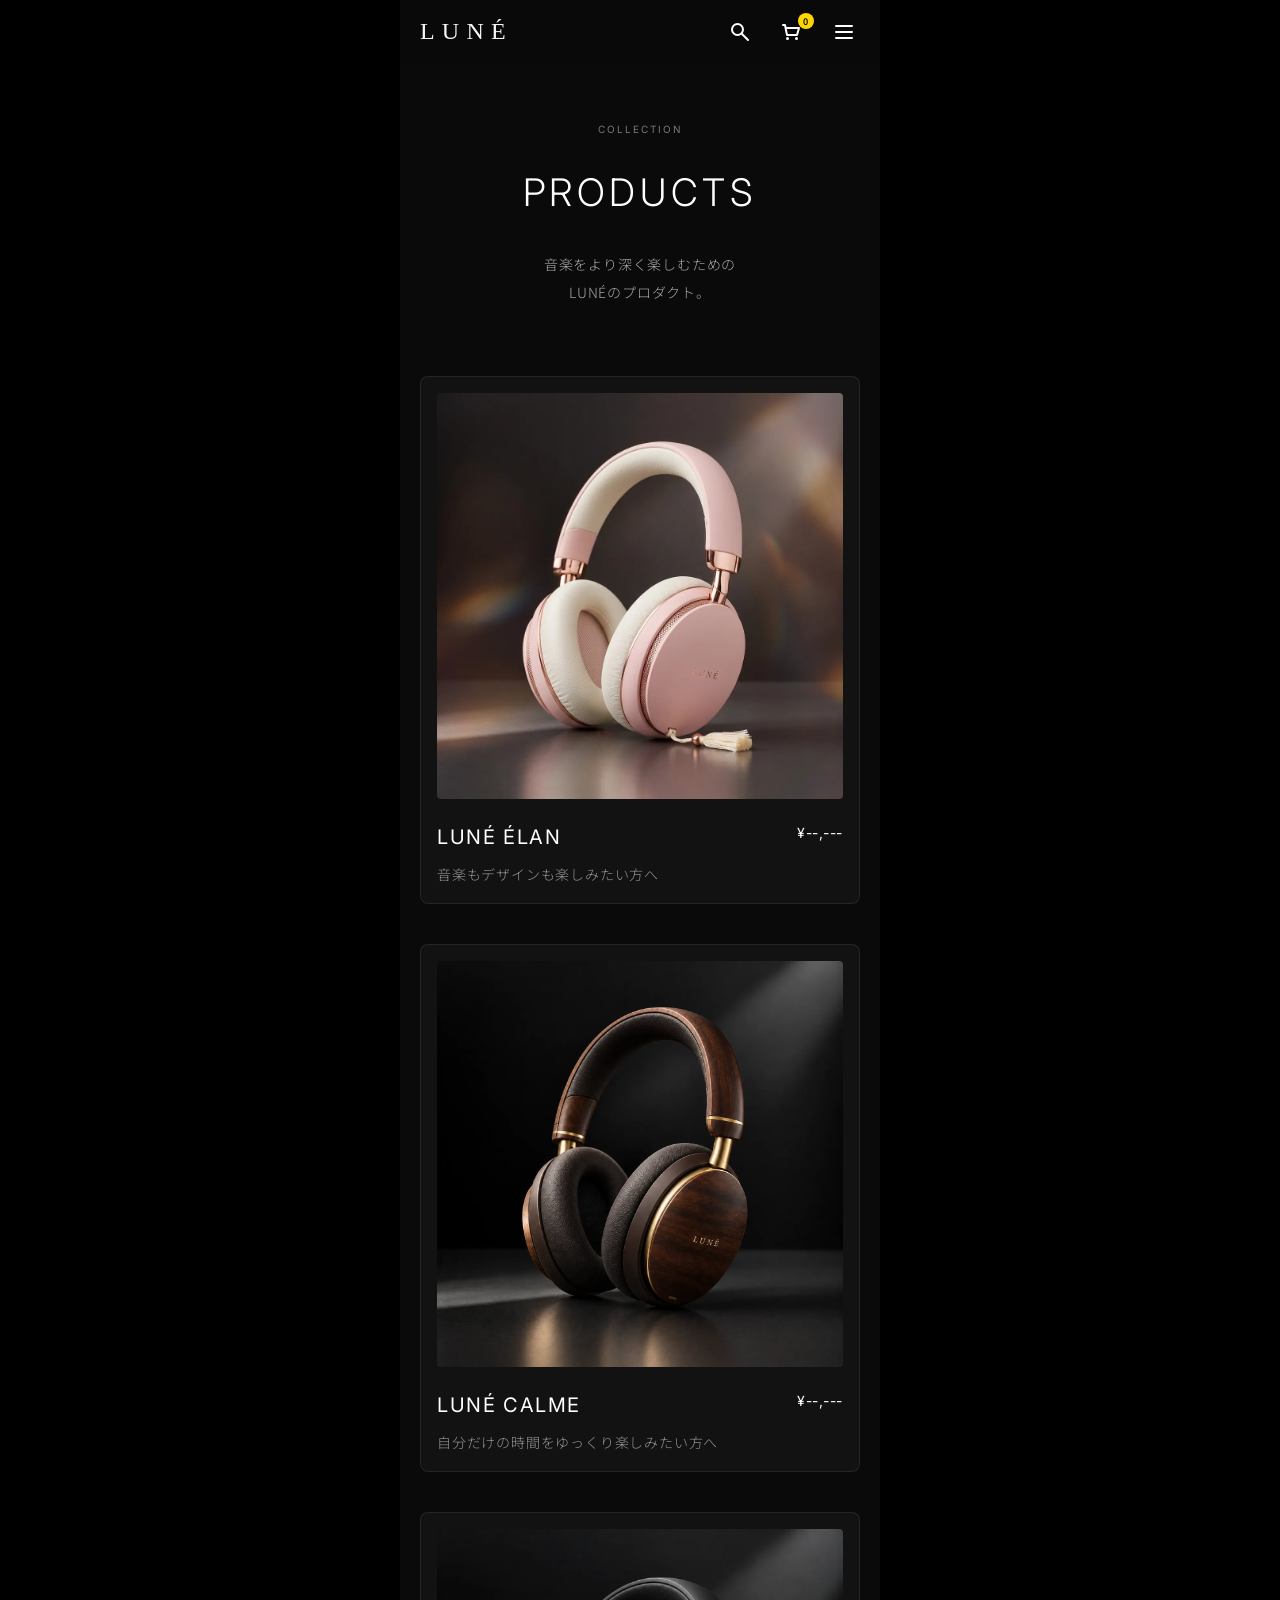
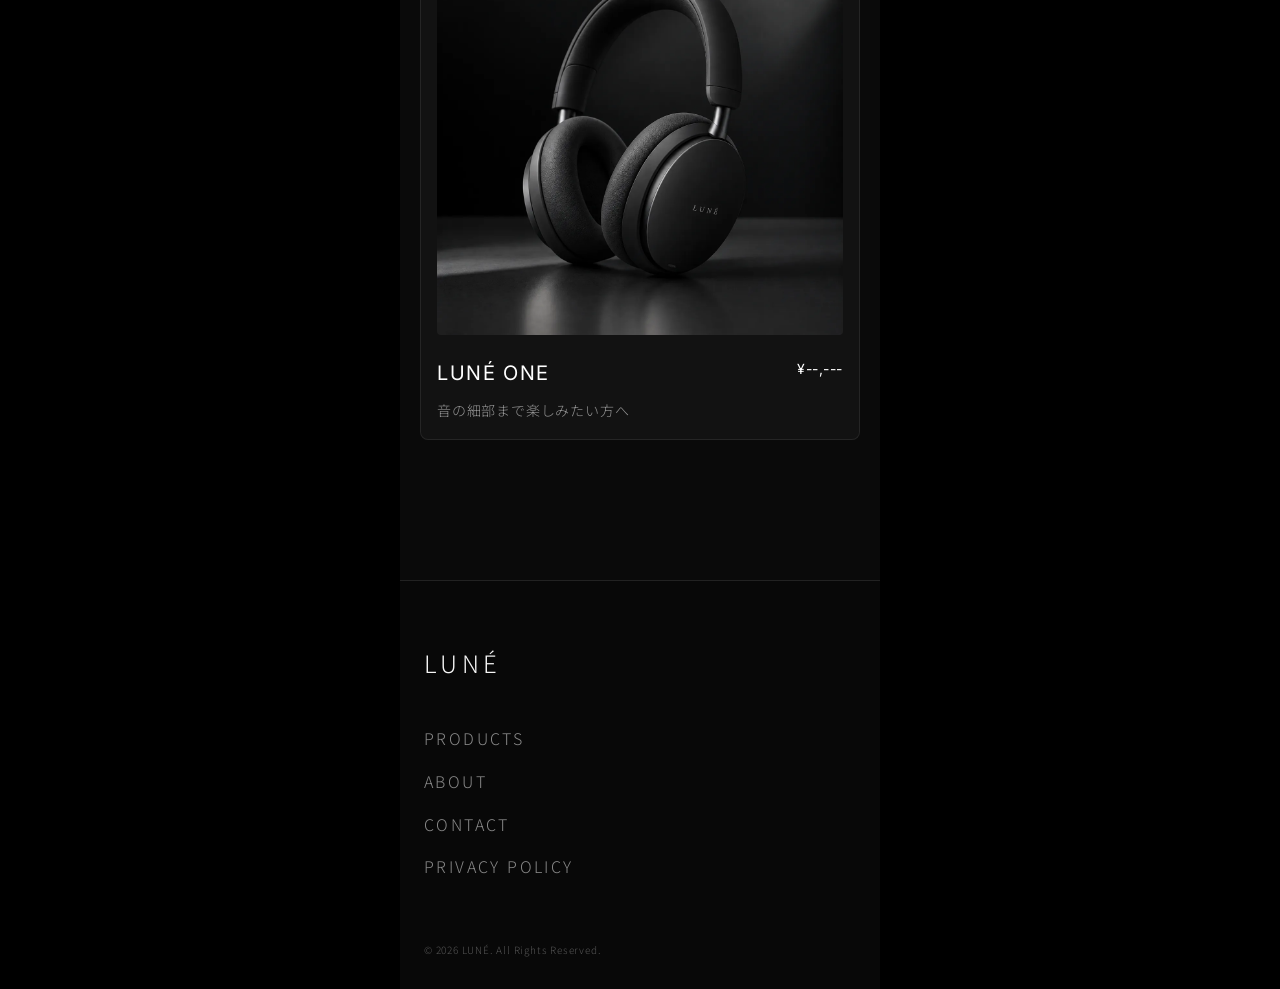
<file: products.html>
<!DOCTYPE html>
<html lang="ja">

<head>
    <meta charset="UTF-8">

    <!-- スマートフォン表示用 -->
    <meta name="viewport" content="width=device-width, initial-scale=1.0">

    <title>Products | LUNÉ</title>

    <!-- Google Fonts -->
    <link rel="preconnect" href="https://fonts.googleapis.com">
    <link rel="preconnect" href="https://fonts.gstatic.com" crossorigin>

    <link
        href="https://fonts.googleapis.com/css2?family=Inter:wght@300;400;500;600&family=Noto+Sans+JP:wght@300;400;500&display=swap"
        rel="stylesheet">

    <!-- CSS -->
    <link rel="stylesheet" href="style.css">

</head>


<body>

    <!-- =========================
         Header
    ========================== -->
    <header class="site-header">

        <!-- 左：ロゴ -->
        <a href="index.html" class="logo">
            LUNÉ
        </a>

        <!-- 右：3つのアイコン -->
        <div class="header-icons">

            <!-- 検索 -->
            <button class="header-icon" id="search-toggle" type="button" aria-label="検索">
                <svg class="humbleicons hi-search" xmlns="http://www.w3.org/2000/svg" width="24" height="24" fill="none"
                    viewBox="0 0 24 24">
                    <g stroke="currentColor" stroke-width="2">
                        <path stroke-linecap="round" d="m20 20-6-6" />
                        <path d="M15 9.5a5.5 5.5 0 1 1-11 0 5.5 5.5 0 0 1 11 0Z" />
                    </g>
                </svg>
            </button>

            <!-- カート -->
            <a href="cart.html" class="header-icon cart-icon" aria-label="カート">
                <svg class="humbleicons hi-cart" xmlns="http://www.w3.org/2000/svg" width="24" height="24" fill="none"
                    viewBox="0 0 24 24">
                    <circle cx="7.5" cy="18.5" r="1.5" fill="currentColor" />
                    <circle cx="16.5" cy="18.5" r="1.5" fill="currentColor" />
                    <path stroke="currentColor" stroke-linecap="round" stroke-linejoin="round" stroke-width="2"
                        d="M3 5h2l.6 3m0 0L7 15h10l2-7H5.6z" />
                </svg>
                <span class="cart-count">0</span>
            </a>

            <!-- ハンバーガーメニュー -->
            <button class="header-icon" id="menu-toggle" type="button" aria-label="メニューを開く" aria-expanded="false">
                <svg class="humbleicons hi-bars" xmlns="http://www.w3.org/2000/svg" width="24" height="24" fill="none"
                    viewBox="0 0 24 24">
                    <path stroke="currentColor" stroke-linecap="round" stroke-linejoin="round" stroke-width="2"
                        d="M4 6h16M4 12h16M4 18h16" />
                </svg>
            </button>

        </div>
    </header>

    <!-- =========================
        Nav Overlay Menu
    ========================== -->
    <div class="nav-overlay" id="nav-overlay" aria-hidden="true">
        <!-- 閉じるボタン -->
        <button class="nav-close" id="menu-close" type="button" aria-label="メニューを閉じる">
            <svg xmlns="http://www.w3.org/2000/svg" width="28" height="28" fill="none" viewBox="0 0 24 24"
                stroke="currentColor" stroke-width="1.5">
                <path stroke-linecap="round" stroke-linejoin="round" d="M6 18L18 6M6 6l12 12" />
            </svg>
        </button>

        <div class="nav-container">

            <!-- メニューリスト -->
            <ul class="nav-list">
                <li class="nav-item-wrap">
                    <a href="products.html" class="nav-link">
                        <span>PRODUCTS</span>
                    </a>
                </li>
                <li class="nav-item-wrap">
                    <a href="#" class="nav-link">
                        <span>SPECIAL</span>
                    </a>
                </li>
                <li class="nav-item-wrap">
                    <a href="#" class="nav-link">ABOUT</a>
                </li>
                <li class="nav-item-wrap">
                    <a href="#" class="nav-link">NEWS</a>
                </li>
                <li class="nav-item-wrap">
                    <a href="#" class="nav-link">LUNÉ LAB</a>
                </li>
                <li class="nav-item-wrap">
                    <a href="#" class="nav-link">SUPPORT</a>
                </li>
                <li class="nav-item-wrap">
                    <a href="#" class="nav-link">RECRUIT</a>
                </li>
            </ul>
        </div>
    </div>


    <!-- =========================
         Main
    ========================== -->

    <main>


        <!-- =========================
             Page Header
        ========================== -->

        <section class="products-header">

            <p class="section-label">
                COLLECTION
            </p>

            <h1>
                PRODUCTS
            </h1>

            <p class="section-text">
                音楽をより深く楽しむための<br>
                LUNÉのプロダクト。
            </p>

        </section>

        <!-- =========================
                Product List
           ========================== -->
        <section class="products-section">

            <!-- Product 02 -->
            <article class="product-card fade-in-up delay-1">
                <a href="product.html">
                    <div class="product-image">
                        <img src="img/headphone-cute.webp" alt="LUNÉ ÉLAN">
                    </div>
                    <div class="product-info">
                        <div>
                            <h2>LUNÉ ÉLAN</h2>
                            <p>音楽もデザインも楽しみたい方へ</p>
                        </div>
                        <p class="product-card-price">¥--,---</p>
                    </div>
                </a>
            </article>

            <!-- Product 03 -->
            <article class="product-card fade-in-up delay-2">
                <a href="product.html">
                    <div class="product-image">
                        <img src="img/headphone-wood.webp" alt="LUNÉ CALME">
                    </div>
                    <div class="product-info">
                        <div>
                            <h2>LUNÉ CALME</h2>
                            <p>自分だけの時間をゆっくり楽しみたい方へ</p>
                        </div>
                        <p class="product-card-price">¥--,---</p>
                    </div>
                </a>
            </article>

            <!-- Product 01 -->
            <article class="product-card fade-in-up">
                <a href="product.html">
                    <div class="product-image">
                        <img src="img/headphone-black.webp" alt="LUNÉ NOIR">
                    </div>
                    <div class="product-info">
                        <div>
                            <h2>LUNÉ ONE</h2>
                            <p>音の細部まで楽しみたい方へ</p>
                        </div>
                        <p class="product-card-price">¥--,---</p>
                    </div>
                </a>
            </article>

        </section>

    </main>



    <!-- =========================
         Footer
    ========================== -->

    <footer class="footer">

        <div class="footer-logo">
            LUNÉ
        </div>


        <div class="footer-links">

            <a href="products.html">
                PRODUCTS
            </a>

            <a href="#">
                ABOUT
            </a>

            <a href="#">
                CONTACT
            </a>

            <a href="#">
                PRIVACY POLICY
            </a>

        </div>


        <p class="copyright">
            © 2026 LUNÉ. All Rights Reserved.
        </p>

    </footer>


    <!-- JavaScript -->
    <script src="script.js"></script>

</body>

</html>
</file>
<file: style.css>
/* ========================================
   Base
======================================== */

* {
  margin: 0;
  padding: 0;
  box-sizing: border-box;
}

html {
  scroll-behavior: smooth;
}

body {
  background-color: #0a0a0a;
  color: #f5f5f5;

  /* 英語・日本語共にラグジュアリーなフォントに指定 */
  font-family: "Cormorant Garamond", "Shippori Mincho", "Noto Sans JP", serif;
  font-weight: 300;
  line-height: 1.8;
  letter-spacing: 0.05em;
  /* 全体の文字間隔を少し広げて上品に */

  /* 起動時フェードイン用：初期状態は透明 */
  opacity: 0;
  transition: opacity 0.7s;
}

/* ページ読み込み完了時（ふわっと表示） */
body.is-loaded {
  opacity: 1;
}

/* ページ離脱時（ロゴ遷移時などのフェードアウト） */
body.page-fade-out {
  opacity: 0 !important;
}

img {
  display: block;
  width: 100%;
  height: auto;
}

a {
  color: inherit;
  text-decoration: none;
}

button {
  font: inherit;
}

.hero h1 {
  font-size: clamp(56px, 16vw, 84px);
  /* 線の細さを補うため少し大きく */
  font-weight: 300;
  line-height: 0.95;
  letter-spacing: 0.06em;
}

.products-header h1,
.cart-header h1 {
  font-size: 40px;
  /* 38px〜42pxの絶妙なバランス */
  font-weight: 300;
  letter-spacing: 0.1em;
}

/* 3. 各セクションの小見出し（H2） */
h2,
.section-heading h2,
.product-hero-info h1 {
  font-size: 32px;
  font-weight: 300;
  letter-spacing: 0.08em;
}

/* 4. ラベル（COLLECTION / PRODUCTS / FEATURES など） */
.hero-label,
.section-label {
  font-size: 11px;
  /* 10px -> 11px */
  letter-spacing: 0.3em;
  /* 文字間を広くすることで上品に */
  text-transform: uppercase;
}

/* 5. ボタンテキスト */
.primary-button,
.add-cart-button,
.checkout-button {
  font-size: 14px;
  /* そのままでOK */
  font-weight: 500;
  letter-spacing: 0.2em;
  /* ボタン内の字間を少し広く */
}

/* 6. 本文・説明文 */
.hero-description,
.section-text,
.product-hero-description {
  font-size: 14px;
  /* そのままでOK */
  line-height: 2.0;
  /* 行間をゆったり開けると美しい */
  color: rgba(255, 255, 255, 0.7);
}


/* ========================================
   Header
======================================== */

/* Header */
.site-header {
  position: fixed;
  top: 0;
  left: 0;
  width: 100%;
  height: 64px;
  padding: 0 20px;
  box-sizing: border-box;
  display: flex;
  align-items: center;
  justify-content: space-between;
  background: rgba(10, 10, 10, 0.92);
  z-index: 100;
}

/* Logo */
.logo {
  font-family: "Cormorant Garamond", serif;
  font-size: 24px;
  /* 20px -> 24px に微増 */
  font-weight: 400;
  letter-spacing: 0.3em;
  /* ゆったりした高級感 */
}

/* Right-side icons */
.header-icons {
  display: flex;
  align-items: center;
  gap: 20px;
}

/* Icon buttons and links */
.header-icon {
  position: relative;
  display: inline-flex;
  align-items: center;
  justify-content: center;
  width: 32px;
  height: 32px;
  padding: 0;
  border: none;
  background: transparent;
  color: #fff;
  cursor: pointer;
  text-decoration: none;
}

.header-icon svg {
  display: block;
  width: 24px;
  height: 24px;
}

/* Cart count */
.cart-count {
  position: absolute;
  top: -3px;
  right: -6px;
  display: inline-flex;
  width: 16px;
  height: 16px;
  align-items: center;
  justify-content: center;
  border-radius: 50%;
  background: #ffd700;
  /* 青(#0066ff)から黄色へ変更 */
  color: #0a0a0a;
  /* 文字を黒にして視認性を確保 */
  font-size: 9px;
  font-weight: 600;
  line-height: 1;
  text-align: center;
  box-sizing: border-box;
}

/* ========================================
   カートアイコンのぷるんとした横揺れアニメーション
======================================== */

@keyframes cartBounce {
  0% {
    transform: scale(1) rotate(0deg);
  }

  20% {
    transform: scale(1.25) rotate(-12deg);
    /* 大きくなりつつ左へ傾く */
  }

  40% {
    transform: scale(1.2) rotate(10deg);
    /* 右へ傾く */
  }

  60% {
    transform: scale(1.15) rotate(-6deg);
    /* 揺れが小さくなりつつ左へ */
  }

  80% {
    transform: scale(1.05) rotate(3deg);
    /* 右へ微揺れ */
  }

  100% {
    transform: scale(1) rotate(0deg);
    /* 元の大きさと角度に戻る */
  }
}

/* アニメーション適用用クラス */
.cart-icon-bounce {
  animation: cartBounce 0.6s cubic-bezier(0.175, 0.885, 0.32, 1.275);
}

/* ========================================
   Nav Overlay (Hamburger Menu)
======================================== */

.nav-overlay {
  position: fixed;
  top: 0;
  left: 0;
  width: 100%;
  height: 100vh;
  height: 100svh;
  background-color: #121212;
  z-index: 999;
  padding: 24px 20px 40px;
  overflow-y: auto;

  /* 開閉用アニメーション：画面右外側に配置 */
  opacity: 0;
  visibility: hidden;
  transform: translateX(100%);

  /* 1.4秒かける超ゆったり＆重厚・粘り気のある摩擦イージング */
  transition: transform 1.4s cubic-bezier(0.08, 0.85, 0.1, 1),
    opacity 1.0s ease-out,
    visibility 1.4s;
}

/* メニュー開時：右から左へスライドイン */
.nav-overlay.is-active {
  opacity: 1;
  visibility: visible;
  transform: translateX(0);
}

/* 右上閉じるボタン */
.nav-close {
  position: absolute;
  top: 20px;
  right: 20px;
  background: transparent;
  border: none;
  color: #fff;
  cursor: pointer;
  padding: 4px;
}

/* コンテナ */
.nav-container {
  max-width: 440px;
  margin: 48px auto 0;
}

/* リスト領域 */
.nav-list {
  list-style: none;
  padding: 0;
  margin: 0;
}

.nav-item-wrap {
  border-bottom: 1px solid rgba(255, 255, 255, 0.08);
}

.nav-list .nav-item-wrap:first-child {
  border-top: 1px solid rgba(255, 255, 255, 0.08);
}

.nav-link {
  display: flex;
  align-items: center;
  justify-content: space-between;
  padding: 18px 4px;
  color: #f0f0f0;
  font-family: "Inter", sans-serif;
  font-size: 16px;
  letter-spacing: 0.12em;
  text-decoration: none;
}

/* ----------------------------------------
   文字が左から右へ順に登場するアニメーション
---------------------------------------- */

.nav-overlay .nav-item-wrap {
  opacity: 0;
  transform: translateX(-40px);
  /* 文字の移動も重みをもたせてゆっくりに（1.0秒） */
  transition: opacity 1.0s cubic-bezier(0.08, 0.85, 0.1, 1),
    transform 1.0s cubic-bezier(0.08, 0.85, 0.1, 1);
}

/* メニューが開いたら順番にディレイ（遅延）をかける */
.nav-overlay.is-active .nav-item-wrap {
  opacity: 1;
  transform: translateX(0);
}

/* 全体のスライドに合わせて登場時間差もゆったり伸ばす */
.nav-overlay.is-active .nav-container>.nav-item-wrap {
  transition-delay: 0.35s;
}

.nav-overlay.is-active .nav-list .nav-item-wrap:nth-child(1) {
  transition-delay: 0.47s;
}

.nav-overlay.is-active .nav-list .nav-item-wrap:nth-child(2) {
  transition-delay: 0.59s;
}

.nav-overlay.is-active .nav-list .nav-item-wrap:nth-child(3) {
  transition-delay: 0.71s;
}

.nav-overlay.is-active .nav-list .nav-item-wrap:nth-child(4) {
  transition-delay: 0.83s;
}

.nav-overlay.is-active .nav-list .nav-item-wrap:nth-child(5) {
  transition-delay: 0.95s;
}

.nav-overlay.is-active .nav-list .nav-item-wrap:nth-child(6) {
  transition-delay: 1.07s;
}

.nav-overlay.is-active .nav-list .nav-item-wrap:nth-child(7) {
  transition-delay: 1.19s;
}

/* PCサイズ時（画面幅768px以上）対応 */
@media (min-width: 768px) {
  .nav-overlay {
    max-width: 480px;
    left: calc(50% - 240px);
    transform: translateX(100vw);
  }

  .nav-overlay.is-active {
    transform: translateX(0);
  }
}

/* ========================================
   Hero
======================================== */

.hero {
  min-height: 100svh;

  padding-top: 64px;

  display: flex;
  flex-direction: column;

  position: relative;
}


/* Hero Image */

.hero-image {
  width: 100%;
  height: 58svh;
  position: relative;
  /* 子要素の絶対配置基準 */
  overflow: hidden;
}

/* 各スライド */
.carousel-slide {
  position: absolute;
  inset: 0;
  width: 100%;
  height: 100%;
  opacity: 0;
  visibility: hidden;
  /* 1秒かけてふわっと切り替え */
  transition: opacity 1.0s ease-in-out, visibility 1.0s ease-in-out;
}

.carousel-slide.active {
  opacity: 1;
  visibility: visible;
}

.carousel-slide img {
  width: 100%;
  height: 100%;
  object-fit: contain;
}

/* 右下ドットインジケーター（・・・・・） */
.carousel-dots {
  position: absolute;
  bottom: 16px;
  right: 20px;
  z-index: 10;
  display: flex;
  align-items: center;
  gap: 8px;
}

/* ドットのスタイル */
.carousel-dots .dot {
  width: 6px;
  height: 6px;
  padding: 0;
  border: none;
  border-radius: 50%;
  background-color: rgba(255, 255, 255, 0.35);
  cursor: pointer;
  transition: background-color 0.4s ease, transform 0.4s ease;
}

/* アクティブ（現在表示中）のドット */
.carousel-dots .dot.active {
  background-color: #ffffff;
  transform: scale(1.3);
  /* 少し大きく強調 */
}


/* Hero Content */

.hero-content {
  padding: 32px 24px 48px;

  display: flex;
  flex-direction: column;
  align-items: flex-start;
}

.hero-label,
.section-label {
  margin-bottom: 14px;

  color: #999;

  font-size: 14px;
  font-weight: 400;

  letter-spacing: 0.25em;
}


.hero h1 {
  margin-bottom: 20px;

  font-size: clamp(52px, 16vw, 80px);
  font-weight: 300;
  line-height: 0.92;
  letter-spacing: 0.04em;
}


.hero-description {
  margin-bottom: 28px;

  color: #aaa;

  font-size: 14px;
  line-height: 2;
}


/* ========================================
   Buttons
======================================== */
/* ========================================
   Primary Button (ホバー＆押し込みボタン)
======================================== */
.primary-button {
  position: relative;
  min-width: 170px;
  height: 48px;
  padding: 0 24px;
  display: inline-flex;
  align-items: center;
  justify-content: center;
  font-size: 14px;
  font-weight: 500;
  letter-spacing: 0.15em;
  text-decoration: none;
  border: none;
  border-radius: 2px;
  -webkit-tap-highlight-color: transparent;
  border: none;
  background-color: #f5f5f5;
  color: #0a0a0a;
  cursor: pointer;
  -webkit-tap-highlight-color: transparent;
  transition: background-color 0.15s ease, transform 0.12s cubic-bezier(0.2, 0.8, 0.2, 1);
}

.primary-button:active {
  background-color: #e0e0e0 !important;
  /* ほんのり暗いグレーへ変更 */
  color: #0a0a0a !important;
  transform: scale(0.96) !important;
  /* 全体が96%に縮小して沈む */
}

.primary-button:focus {
  outline: none;
}

/* ========================================
   Brand Section
======================================== */

.brand-section {
  position: relative;
  min-height: 650px;
  overflow: hidden;
  display: flex;
  align-items: center;
}

/* 写真 */

.brand-image {
  position: absolute;
  inset: 0;
  z-index: 0;
}

.brand-image img {
  width: 100%;
  height: 100%;
  object-fit: cover;
  display: block;
}


/* 写真を暗くする */

.brand-image::after {
  content: "";
  position: absolute;
  inset: 0;
  background: rgba(0, 0, 0, 0.55);
}


/* テキスト */

.brand-content {
  position: relative;
  z-index: 1;
  padding: 80px 24px;
  color: #fff;
  max-width: 420px;
}

.brand-content .section-label {
  margin-bottom: 24px;
}

.brand-content h2 {
  font-size: 30px;
  line-height: 1.6;
  font-weight: 400;
  margin-bottom: 28px;
}

.brand-content .section-text {
  font-size: 14px;
  line-height: 2.2;
  color: rgba(255, 255, 255, 0.8);
}

.brand-section h2,
.features-section h2,
.product-cta h2 {
  margin-bottom: 28px;

  font-size: 32px;
  font-weight: 300;
  line-height: 1.3;
  letter-spacing: 0.02em;
}

.section-text {
  max-width: 330px;

  color: #999;

  font-size: 14px;
  line-height: 2;
}


/* ========================================
   Featured Product
======================================== */

.featured-section {
  padding: 100px 24px;
}


/* Heading */

.section-heading {
  margin-bottom: 30px;

  display: flex;
  align-items: flex-end;
  justify-content: space-between;
}

.section-heading h2 {
  font-size: 28px;
  font-weight: 300;
  letter-spacing: 0.04em;
}

.section-heading .section-label {
  margin-bottom: 8px;
}

.product-price {
  font-size: 14px;
  color: #aaa;
}


/* Image */

.featured-image {
  margin-bottom: 32px;

  background-color: #151515;
}

.featured-image img {
  aspect-ratio: 1 / 1;
  object-fit: cover;
}


/* Content */

.featured-content {
  display: flex;
  flex-direction: column;
  align-items: flex-start;
}

.product-copy {
  margin-bottom: 20px;

  font-size: 22px;
  font-weight: 300;
  line-height: 1.35;
  letter-spacing: 0.03em;
}


/* Text Link */

.text-link {
  position: relative;
  margin-top: 28px;
  padding: 8px 0;
  /* スマホでタップしやすいよう上下領域を少し広げる */
  display: inline-flex;
  align-items: center;

  font-size: 14px;
  letter-spacing: 0.15em;
  color: #f5f5f5;
  text-decoration: none;
}

/* 矢印（<span>→</span>）のアニメーション設定 */
.text-link span {
  display: inline-block;
  margin-left: 10px;
  /* 0.9秒かける超滑らかな移動 */
  transition: transform 0.9s cubic-bezier(0.08, 0.85, 0.1, 1);
}

/* 下線（うっすらしたベース線） */
.text-link::after {
  content: "";
  position: absolute;
  bottom: 0;
  left: 0;
  width: 100%;
  height: 1px;
  background-color: rgba(255, 255, 255, 0.2);
}

/* 上に乗る光る白線（左から右へ伸びる） */
.text-link::before {
  content: "";
  position: absolute;
  bottom: 0;
  left: 0;
  width: 100%;
  height: 1px;
  background-color: #ffffff;
  transform: scaleX(0);
  transform-origin: left center;
  transition: transform 0.9s cubic-bezier(0.08, 0.85, 0.1, 1);
  z-index: 1;
}

/* ----------------------------------------
   演出1：スクロールして視界に入った時（is-visible）
---------------------------------------- */

/* 画面に入った瞬間、矢印が右へスーッと伸びる */
.text-link.is-visible span {
  transform: translateX(6px);
}

/* 画面に入った瞬間、下線が左から右へぬーっと描かれる */
.text-link.is-visible::before {
  transform: scaleX(1);
}

/* ----------------------------------------
   演出2：スマホで指でタップした瞬間（:active）
---------------------------------------- */

/* タップした時に矢印がさらに右へグッと動くフィードバック */
.text-link:active span {
  transform: translateX(12px);
  transition-duration: 0.2s;
  /* タップ時は素早く反応 */
}


/* ========================================
   Features
======================================== */

.features-section {
  padding: 100px 24px;

  background-color: #111;
}


.feature-list {
  margin-top: 50px;
}


.feature-item {
  padding: 28px 0;

  border-top: 1px solid #2d2d2d;
}


.feature-item:last-child {
  border-bottom: 1px solid #2d2d2d;
}


.feature-number {
  display: block;

  margin-bottom: 14px;

  color: #666;

  font-size: 14px;
  letter-spacing: 0.15em;
}


.feature-item h3 {
  margin-bottom: 10px;

  font-size: 18px;
  font-weight: 400;
  letter-spacing: 0.04em;
}


.feature-item p {
  max-width: 300px;

  color: #888;

  font-size: 14px;
  line-height: 1.9;
}

.fade-in-up {
  opacity: 0;
  transform: translateY(24px);
  will-change: opacity, transform;

  /* LUNÉブランド特有のゆったりとした強めのイージング */
  transition: opacity 2.2s cubic-bezier(0.08, 0.85, 0.1, 1),
    transform 2.2s cubic-bezier(0.08, 0.85, 0.1, 1);
}

.fade-in-up.is-visible {
  opacity: 1;
  transform: translateY(0);
}

/* 時間差（ディレイ）の設定 */
.fade-in-up.delay-1 {
  transition-delay: 0.15s;
}

.fade-in-up.delay-2 {
  transition-delay: 0.3s;
}

.fade-in-up.delay-3 {
  transition-delay: 0.45s;
}

/* ----------------------------------------
   カード色反転（左から右へのカラーシフト）
---------------------------------------- */

.feature-card-invert {
  position: relative;
  overflow: hidden;
  padding: 28px 16px;
  /* 反転領域が見やすいよう左右に少し余白 */
  border-radius: 4px;
  z-index: 1;
}

/* テキスト色の滑らかな移行（反転時に白へ） */
.feature-card-invert .feature-number,
.feature-card-invert h3,
.feature-card-invert p {
  position: relative;
  z-index: 2;
  transition: color 1.2s cubic-bezier(0.08, 0.85, 0.1, 1);
}

/* 左から右へ反転させる背景レイヤー */
.feature-card-invert::before {
  content: "";
  position: absolute;
  top: 0;
  left: 0;
  width: 100%;
  height: 100%;
  background-color: #1a1a1a;
  /* シックな反転背景色 */
  z-index: 1;
  transform: scaleX(0);
  transform-origin: left center;
  /* 左から右へ伸びる */

  /* 1.4秒かけて左から右に色が反転 */
  transition: transform 1.4s cubic-bezier(0.08, 0.85, 0.1, 1);
}

/* 読み終わった後（is-invertedが付与された時）に左から右へ塗りつぶし */
.feature-card-invert.is-inverted::before {
  transform: scaleX(1);
}

/* 色反転時のテキストカラー変更 */
.feature-card-invert.is-inverted .feature-number {
  color: #0066ff;
  /* 番号をアクセントの青に */
}

.feature-card-invert.is-inverted h3 {
  color: #ffffff;
  /* タイトルをくっきりした白に */
}

.feature-card-invert.is-inverted p {
  color: #cccccc;
  /* 説明文を明度の高いグレーに */
}

/* ========================================
   Product CTA
======================================== */

.product-cta {
  position: relative;

  min-height: 650px;

  background-color: #0a0a0a;
}


.product-cta-image {
  width: 100%;
  height: 420px;
  overflow: hidden;
  background-color: #0a0a0a;
}


.product-cta-image img {
  width: 100%;
  height: 100%;
  object-fit: cover;
  transform: scale(1.25) translateY(20px);
  filter: brightness(0.7);
  will-change: transform, filter;

  /* 3.2秒かける重厚で迫力のある「ズーン」とした緩急イージング */
  transition: transform 3.2s cubic-bezier(0.05, 0.85, 0.1, 1),
    filter 2.5s cubic-bezier(0.05, 0.85, 0.1, 1);
}

/* 画面内にスクロールして入った瞬間（is-visible付与時） */
.product-cta-image.is-visible img {
  transform: scale(1) translateY(0);
  /* ズーンと元のサイズ・位置へおさまる */
  filter: brightness(1);
  /* 鮮やかにくっきり映し出す */
}

.product-cta-content {
  padding: 50px 24px 80px;
}


.product-cta h2 {
  font-size: 40px;
  line-height: 1.1;
}

.product-cta .fade-in-up {
  opacity: 0;
  transform: translateY(45px);
  /* 初期位置を少し深めの45px下に */

  /* 2.6秒かける超ゆったり＆粘り気のある極上の緩急 */
  transition: opacity 3s cubic-bezier(0.05, 0.85, 0.1, 1),
    transform 3s cubic-bezier(0.05, 0.85, 0.1, 1);
  will-change: opacity, transform;
}

/* 画面内に入って浮き上がる状態 */
.product-cta .fade-in-up.is-visible {
  opacity: 1;
  transform: translateY(0);
}

/* ----------------------------------------
   時間差（ディレイ）の間隔を広げる
---------------------------------------- */

/* 1. DISCOVER は即時（0秒） */

/* 2. Find your sound. （0.6秒後にゆっくり浮上開始） */
.product-cta .fade-in-up.delay-1 {
  transition-delay: 0.6s;
}

/* 3. 製品を見る ボタン （1.2秒後にゆっくり浮上開始） */
.product-cta .fade-in-up.delay-2 {
  transition-delay: 1.0s;
}


/* ========================================
   Footer
======================================== */

.footer {
  padding: 60px 24px 30px;

  border-top: 1px solid #222;

  background-color: #080808;
}


.footer-logo {
  margin-bottom: 40px;

  font-size: 24px;
  font-weight: 300;

  letter-spacing: 0.18em;
}


.footer-links {
  display: flex;
  flex-direction: column;

  gap: 14px;
}


.footer-links a {
  color: #888;

  font-size: 16px;

  letter-spacing: 0.15em;
}


.copyright {
  margin-top: 60px;

  color: #555;

  font-size: 10px;
  letter-spacing: 0.08em;
}


/* ========================================
   Tablet / PC
======================================== */

@media (min-width: 768px) {

  body {
    max-width: 480px;
    margin: 0 auto;

    background-color: #000;
  }

  .site-header {
    width: 480px;
    left: 50%;
    transform: translateX(-50%);
  }

  .hero h1 {
    font-size: 72px;
  }

}

/* ========================================
   Product Page
======================================== */


/* ========================================
   Product Hero
======================================== */

.product-hero {
  padding-top: 64px;
}


/* Product Image */

.product-hero-image {
  position: relative;
  overflow: hidden;
  display: flex;
  align-items: center;
  justify-content: center;
}

/* 商品画像の滑らかなスライド＆フェード切り替え */
.product-img {
  width: 100%;
  height: auto;
  object-fit: contain;
  transition: opacity 0.8s cubic-bezier(0.08, 0.85, 0.1, 1),
    transform 0.8s cubic-bezier(0.08, 0.85, 0.1, 1);
}

.product-img.switching {
  opacity: 0;
  transform: scale(0.96) translateY(10px);
}

/* ----------------------------------------
   カラー選択（ぬるっと動く外枠）
---------------------------------------- */

.color-options-wrapper {
  position: relative;
  display: inline-block;
  padding: 4px;
}

.color-options {
  display: flex;
  align-items: center;
  gap: 16px;
  position: relative;
  z-index: 2;
}

/* 各カラーボタン（枠線はリング側に任せるため消去） */
.color-button {
  width: 28px;
  height: 28px;
  border-radius: 50%;
  border: none !important;
  outline: none !important;
  cursor: pointer;
  position: relative;
  padding: 0;
  -webkit-tap-highlight-color: transparent;
  /* スマホタップ時の背景枠を消去 */

  /* タップ時のスケール（沈み込み）変化を速やかに設定 */
  transition: transform 0.12s cubic-bezier(0.2, 0.8, 0.2, 1);
}

/* ----------------------------------------
   タップ（押し込み）瞬間の沈み込みアニメーション
---------------------------------------- */

.color-button:active {
  transform: scale(0.85) !important;
  /* 指で押した瞬間にキュッと一瞬小さくなる */
}

.color-button.black {
  background-color: #222222;
  box-shadow: inset 0 0 0 1px rgba(255, 255, 255, 0.25);
}

.color-button.silver {
  background-color: #8e8e93;
}

.color-button.white {
  background-color: #f2f2f7;
}

/* ぬるっと移動する「白の外枠リング」 */
.color-active-ring {
  position: absolute;
  top: 0;
  left: 0;
  width: 36px;
  height: 36px;
  border-radius: 50%;
  /* 白い外枠（クッキリさせたい場合は #ffffff） */
  border: 1.5px solid #ffffff;
  z-index: 1;
  pointer-events: none;

  /* 0.9秒かける重厚でぬるっとした移動アニメーション */
  transition: transform 0.9s cubic-bezier(0.08, 0.85, 0.1, 1);
}

/* ========================================
   Add to Cart Button (ホバー＆押し込みボタン)
======================================== */
.add-cart-button {
  position: relative;
  width: 100%;
  height: 54px;
  margin-top: 32px;
  display: flex;
  align-items: center;
  justify-content: center;

  /* 初期状態 */
  background-color: #f5f5f5;
  color: #0a0a0a;

  border: none;
  font-size: 14px;
  letter-spacing: 0.18em;
  font-weight: 500;
  cursor: pointer;
  border-radius: 2px;
  -webkit-tap-highlight-color: transparent;

  /* 色と凹みの変化の設定 */
  transition: background-color 0.15s ease, color 0.15s ease, transform 0.12s cubic-bezier(0.2, 0.8, 0.2, 1);
}

/* PC等でマウスを乗せた時（ホバー）は色を変えず、タップ後の色残りを防止 */
@media (hover: hover) {
  .add-cart-button:hover {
    background-color: #f5f5f5;
    color: #0a0a0a;
    transform: none;
  }
}

/* 押し込んだ（クリック・タップした瞬間）：購入ボタンの色（イエロー）へ変化＋凹み */
.add-cart-button:active {
  background-color: #ffd700 !important;
  /* 購入ボタンと同じゴールドイエロー */
  color: #0a0a0a !important;
  transform: scale(0.96) !important;
  /* キュッと沈む */
}

/* タップ後のフォーカスによる色定着を無効化 */
.add-cart-button:focus,
.add-cart-button:focus-visible {
  outline: none;
}

/* ----------------------------------------
   カートへ飛ぶ光る粒（フライングボール）
---------------------------------------- */

.flying-ball {
  position: fixed;
  width: 16px;
  height: 16px;
  background-color: #ffd700;
  /* 青から黄色へ変更 */
  border-radius: 50%;
  z-index: 9999;
  pointer-events: none;
  box-shadow: 0 0 12px rgba(255, 215, 0, 0.8);
  /* 発光色も黄色へ変更 */
  transition: transform 0.9s cubic-bezier(0.12, 0.78, 0.28, 1),
    opacity 0.9s ease,
    scale 0.9s ease;
}

/* Product Information */

.product-hero-info {
  padding: 40px 24px 70px;
}


.product-hero-info h1 {
  margin-bottom: 10px;

  font-size: 38px;
  font-weight: 300;

  line-height: 1.1;
  letter-spacing: 0.04em;
}


.product-hero-price {
  margin-bottom: 28px;

  color: #aaa;

  font-size: 14px;
}


.product-hero-description {
  max-width: 320px;

  margin-bottom: 40px;

  color: #999;

  font-size: 12px;
  line-height: 2;
}


/* ========================================
   Product Option
======================================== */

.product-option {
  margin-bottom: 30px;
}


.option-label {
  margin-bottom: 12px;

  color: #777;

  font-size: 14px;

  letter-spacing: 0.15em;
}


.color-options {
  display: flex;

  gap: 12px;
}


.color-button {
  width: 30px;
  height: 30px;

  border-radius: 50%;

  border: 1px solid #444;

  cursor: pointer;
}


.color-button.active {
  outline: 1px solid #f5f5f5;
  outline-offset: 4px;
}


.color-button.black {
  background-color: #111;
}


.color-button.silver {
  background-color: #999;
}


.color-button.white {
  background-color: #eee;
}


/* ========================================
   Purchase Information
======================================== */

.purchase-information {
  margin-top: 25px;

  border-top: 1px solid #292929;
}


.purchase-information-item {
  padding: 16px 0;

  display: flex;

  justify-content: space-between;

  gap: 20px;

  border-bottom: 1px solid #292929;
}


.purchase-information-item span {
  color: #666;

  font-size: 14px;

  letter-spacing: 0.12em;
}


.purchase-information-item p {
  color: #888;

  font-size: 14px;

  text-align: right;
}


/* ========================================
   Product Story
======================================== */

.product-story {
  padding: 100px 24px;

  background-color: #111;
}


.product-story h2 {
  margin-bottom: 30px;

  font-size: 36px;
  font-weight: 300;

  line-height: 1.15;

  letter-spacing: 0.02em;
}


/* ========================================
   Large Image
======================================== */

.product-large-image {
  width: 100%;

  background-color: #151515;
}


.product-large-image img {
  width: 100%;

  aspect-ratio: 4 / 5;

  object-fit: cover;
}


/* ========================================
   Product Features
======================================== */

.product-features {
  padding: 100px 24px;
}


.product-feature {
  margin-top: 60px;
}


.feature-image {
  margin-bottom: 24px;

  overflow: hidden;

  background-color: #151515;
}


.feature-image img {
  width: 100%;

  aspect-ratio: 1 / 1;

  object-fit: cover;
}


.feature-content>span {
  display: block;

  margin-bottom: 12px;

  color: #666;

  font-size: 14px;

  letter-spacing: 0.15em;
}


.feature-content h2 {
  margin-bottom: 14px;

  font-size: 24px;

  font-weight: 300;

  letter-spacing: 0.03em;
}


.feature-content p {
  max-width: 320px;

  color: #888;

  font-size: 14px;

  line-height: 2;
}


/* ========================================
   Specifications
======================================== */

.spec-section {
  padding: 100px 24px;

  background-color: #111;
}


.spec-section h2 {
  margin-bottom: 40px;

  font-size: 32px;

  font-weight: 300;
}


.spec-list {
  border-top: 1px solid #2c2c2c;
}


.spec-item {
  padding: 18px 0;

  display: flex;

  justify-content: space-between;

  gap: 20px;

  border-bottom: 1px solid #2c2c2c;
}


.spec-item span {
  color: #666;

  font-size: 14px;
}


.spec-item p {
  max-width: 190px;

  color: #aaa;

  font-size: 14px;

  text-align: right;
}


/* ========================================
   Final Purchase
======================================== */

.product-final {
  padding: 110px 24px;
  display: flex;
  flex-direction: column;
  align-items: center;
  text-align: center;
  justify-content: center;
  text-align: center;
  padding: 60px 20px;
}


.product-final h2 {
  margin-bottom: 20px;

  font-size: 36px;

  font-weight: 300;

  line-height: 1.2;
}


.final-price {
  margin-bottom: 30px;

  color: #aaa;

  font-size: 14px;
}


.product-final .add-cart-button {
  max-width: 330px;
}

/* ======================================== Cart Page ======================================== */
/* ======================================== Cart Header ======================================== */
.cart-header {
  padding: 140px 24px 60px;
}

.cart-header h1 {
  font-size: 42px;
  font-weight: 300;
  line-height: 1.1;
  letter-spacing: 0.04em;
}

/* ======================================== Cart Section ======================================== */
.cart-section {
  padding: 0 24px 80px;
}

/* ======================================== Cart Item ======================================== */
.cart-item {
  padding: 20px 0;
  display: flex;
  align-items: flex-start;
  gap: 16px;
  /* ギャップを少し詰める */
  border-top: 1px solid #292929;
  width: 100%;
  box-sizing: border-box;
  transition: opacity 0.4s ease, transform 0.4s ease, max-height 0.4s ease, padding 0.4s ease, margin 0.4s ease;
  max-height: 200px;
  /* アニメーション用の高さ上限目安 */
  opacity: 1;
  overflow: hidden;
}

.cart-item:last-child {
  border-bottom: 1px solid #292929;
}

.cart-item.fade-out {
  opacity: 0;
  transform: translateY(-10px) scale(0.95);
  max-height: 0;
  padding-top: 0;
  padding-bottom: 0;
  margin-top: 0;
  margin-bottom: 0;
  border: none;
}

/* 画像エリア（横幅をしっかり固定して潰れないように） */
.cart-item img {
  width: 80px;
  /* スマホ用にコンパクトな固定幅へ調整 */
  height: 80px;
  object-fit: contain;
  background-color: #151515;
  border-radius: 4px;
  flex-shrink: 0;
  /* 画像が押しつぶされるのを防ぐ */
}

/* 情報エリア（残りの幅をすべて使用し、はみ出しを防ぐ） */
.cart-item-info {
  flex: 1;
  min-width: 0;
  /* flex要素内での文字・要素あふれ防止 */
  display: flex;
  flex-direction: column;
  gap: 8px;
}

.cart-item-info h3 {
  font-size: 15px;
  font-weight: 400;
  color: #ffffff;
  margin: 0;
  word-break: break-word;
  /* 長いテキストの改行 */
}

.cart-item-info p {
  font-size: 13px;
  color: #aaa;
  margin: 0;
}

/* 数量コントロールエリア */
.quantity-control {
  display: flex;
  align-items: center;
  gap: 12px;
  margin-top: 4px;
}

.quantity-button {
  width: 28px;
  height: 28px;
  border: 1px solid #333;
  background: transparent;
  color: #fff;
  font-size: 14px;
  display: flex;
  align-items: center;
  justify-content: center;
  cursor: pointer;
  border-radius: 2px;
  padding: 0;
  flex-shrink: 0;
  -webkit-tap-highlight-color: transparent;

  /* タップ時のなめらかな沈み込み設定 */
  transition: transform 0.1s cubic-bezier(0.2, 0.8, 0.2, 1),
    background-color 0.15s ease,
    border-color 0.15s ease;
}

/* 押し込んだ（タップした）瞬間 */
.quantity-button:active {
  transform: scale(0.88);
  /* ぐっと小さく凹む */
  background-color: rgba(255, 255, 255, 0.15);
  /* ほんのり明るく光る */
  border-color: #666;
}


/* 取消（REMOVE）ボタンのタップアニメーション */
.remove-button {
  align-self: flex-start;
  margin-top: 6px;
  padding: 2px 0;
  border: none;
  background: transparent;
  color: #666;
  font-size: 11px;
  letter-spacing: 0.1em;
  cursor: pointer;
  -webkit-tap-highlight-color: transparent;

  /* タップ時のフィードバック設定 */
  transition: transform 0.1s ease, color 0.2s ease;
}

/* 押し込んだ（タップした）瞬間 */
.remove-button:active {
  transform: scale(0.92);
  /* 軽やかに凹む */
  color: #ff4d4d;
  /* タップした瞬間に警告の赤色へ */
}



/* ======================================== Cart Summary ======================================== */
.cart-summary {
  margin-top: 50px;
}

.summary-row {
  padding: 15px 0;
  display: flex;
  justify-content: space-between;
  border-bottom: 1px solid #222;
  color: #777;
  font-size: 14px;
  letter-spacing: 0.05em;
}

.summary-total {
  padding: 22px 0;
  display: flex;
  justify-content: space-between;
  color: #f5f5f5;
  font-size: 14px;
  letter-spacing: 0.08em;
}

.checkout-button {
  width: 100%;
  height: 54px;
  margin-top: 24px;
  border: none;
  background-color: #ffd700;
  /* 高級感のあるイエロー */
  color: #0a0a0a;
  font-size: 14px;
  font-weight: 600;
  letter-spacing: 0.15em;
  cursor: pointer;
  border-radius: 2px;
  position: relative;
  overflow: hidden;

  /* タップ時の沈み込みアニメーション設定 */
  transition: transform 0.15s cubic-bezier(0.2, 0.8, 0.2, 1),
    background-color 0.2s ease,
    box-shadow 0.2s ease;
  box-shadow: 0 4px 15px rgba(255, 215, 0, 0.15);
  -webkit-tap-highlight-color: transparent;
}

/* タップ（押し込み）瞬間のアニメーション */
.checkout-button:active {
  transform: scale(0.96);
  /* 少し沈む */
  background-color: #e6c200;
  /* ほんの少し濃い黄色へ */
  box-shadow: 0 2px 8px rgba(255, 215, 0, 0.1);
}


/* ========================================
   Survey Modal Styles
======================================== */

.modal-overlay {
  position: fixed;
  inset: 0;
  /* top: 0, right: 0, bottom: 0, left: 0 と同じ */
  background: rgba(0, 0, 0, 0.75);
  backdrop-filter: blur(8px);
  -webkit-backdrop-filter: blur(8px);
  z-index: 1000;
  display: flex;
  align-items: center;
  justify-content: center;
  padding: 20px;
  opacity: 0;
  visibility: hidden;
  transition: opacity 0.4s cubic-bezier(0.08, 0.85, 0.1, 1),
    visibility 0.4s;
}

.modal-overlay.is-active {
  opacity: 1;
  visibility: visible;
}

.modal-content {
  position: relative;
  width: 100%;
  max-width: 380px;
  margin: auto;
  /* 余白を自動調整 */
  background: #141414;
  border: 1px solid rgba(255, 255, 255, 0.1);
  padding: 40px 28px 32px;
  text-align: center;
  border-radius: 4px;
  box-shadow: 0 20px 40px rgba(0, 0, 0, 0.5);
  transform: scale(0.92) translateY(10px);
  transition: transform 0.4s cubic-bezier(0.08, 0.85, 0.1, 1);
}

.modal-overlay.is-active .modal-content {
  transform: scale(1) translateY(0);
}

.modal-close {
  position: absolute;
  top: 16px;
  right: 16px;
  background: transparent;
  border: none;
  color: #888;
  cursor: pointer;
  padding: 4px;
  transition: color 0.2s ease;
}

.modal-close:hover {
  color: #fff;
}

.modal-label {
  font-size: 11px;
  letter-spacing: 0.2em;
  color: #888;
  margin-bottom: 12px;
}

.modal-title {
  font-size: 18px;
  font-weight: 400;
  color: #ffffff;
  margin-bottom: 12px;
  line-height: 1.4;
}

.modal-text {
  font-size: 13px;
  color: #aaa;
  line-height: 1.8;
  margin-bottom: 28px;
}

.modal-survey-button {
  display: block;
  width: 100%;
  height: 48px;
  line-height: 48px;
  background: #ffffff;
  color: #0a0a0a;
  font-size: 13px;
  font-weight: 500;
  letter-spacing: 0.1em;
  text-decoration: none;
  border-radius: 2px;
  transition: none;
}

.modal-survey-button:active {
  transform: none;
  background-color: #ffffff;
}

/* ======================================== Cart Information ======================================== */
.cart-information {
  padding: 70px 24px;
  background-color: #111;
}

.cart-information-item {
  padding: 20px 0;
  border-top: 1px solid #292929;
}

.cart-information-item:last-child {
  border-bottom: 1px solid #292929;
}

.cart-information-item span {
  display: block;
  margin-bottom: 8px;
  color: #666;
  font-size: 14px;
  letter-spacing: 0.15em;
}

.cart-information-item p {
  color: #888;
  font-size: 10px;
  line-height: 1.8;
}

/* ========================================
   Empty Cart State
======================================== */

/* 空カートが表示される時のキーフレーム定義 */
@keyframes emptyCartFadeIn {
  0% {
    opacity: 0;
    transform: translateY(16px) scale(0.95);
    filter: blur(4px);
    /* ほのかなぼかしから立ち上がる */
  }

  100% {
    opacity: 1;
    transform: translateY(0) scale(1);
    filter: blur(0);
  }
}

.empty-cart {
  padding: 60px 20px 80px;
  text-align: center;
  display: flex;
  flex-direction: column;
  align-items: center;
  justify-content: center;
  background: rgba(255, 255, 255, 0.02);
  border: 1px dashed rgba(255, 255, 255, 0.1);
  border-radius: 8px;
  margin: 20px 0 40px;

  /* ふわっと浮き上がりながらフェードイン（0.6秒） */
  animation: emptyCartFadeIn 0.6s cubic-bezier(0.08, 0.85, 0.1, 1) forwards;
}

.empty-cart-icon {
  width: 80px;
  height: 80px;
  margin-bottom: 20px;
  border-radius: 50%;
  background: rgba(255, 255, 255, 0.05);
  display: flex;
  align-items: center;
  justify-content: center;
  color: rgba(255, 255, 255, 0.4);
}

.empty-cart h2 {
  font-family: "Inter", "Noto Sans JP", sans-serif;
  font-size: 18px;
  font-weight: 400;
  letter-spacing: 0.05em;
  color: #ffffff;
  margin-bottom: 10px;
}

.empty-cart-text {
  font-size: 13px;
  line-height: 1.8;
  color: rgba(255, 255, 255, 0.5);
  margin-bottom: 32px;
}

.empty-cart-btn {
  min-width: 200px;
  height: 48px;
  font-size: 13px;
  letter-spacing: 0.15em;
  text-decoration: none;
}

/* ==================================================
   PRODUCTS PAGE
================================================== */


/* ==============================
   Products Header
============================== */

.products-header {
  padding: 120px 24px 70px;
  text-align: center;
  background: #0a0a0a;
}

.products-header .section-label {
  margin-bottom: 20px;
}

.products-header h1 {
  margin: 0 0 24px;

  font-family: "Inter", sans-serif;
  font-size: 38px;
  font-weight: 300;
  letter-spacing: 0.12em;

  color: #ffffff;
}

.products-header .section-text {
  max-width: 320px;
  margin: 0 auto;

  font-size: 14px;
  line-height: 2;
  color: rgba(255, 255, 255, 0.65);
}


/* ==============================
   Product List
============================== */

.products-section {
  padding: 0 20px 100px;
  background: #0a0a0a;
}


.product-card {
  margin-bottom: 40px;
  -webkit-tap-highlight-color: transparent;
  /* スマホ特有の青い四角枠を消去 */
}

.product-card a {
  display: block;
  background: #121212;
  /* 薄い背景で押し込めるカード感を出す */
  border: 1px solid rgba(255, 255, 255, 0.08);
  border-radius: 8px;
  padding: 16px;
  text-decoration: none;
  color: inherit;

  /* タップした瞬間のレスポンス設定 */
  transition: transform 0.15s cubic-bezier(0.2, 0.8, 0.2, 1),
    background-color 0.15s ease,
    border-color 0.15s ease;
}

/* 右下の価格と矢印のレイアウト */
.product-info {
  display: flex;
  justify-content: space-between;
  align-items: flex-end;
  padding-top: 16px;
}

.product-card-right {
  display: flex;
  align-items: center;
  gap: 8px;
}

.card-arrow {
  font-size: 14px;
  color: #0066ff;
  /* ブランドカラーのアクセント青 */
  transition: transform 0.3s ease;
}

/* スマホで指を乗せた（タップした）瞬間の圧倒的な操作フィードバック */
.product-card a:active {
  transform: scale(0.96) !important;
  background-color: #1a1a1a;
  border-color: rgba(0, 102, 255, 0.4);
  /* 押した瞬間に枠が青く発光 */
}

.product-card a:active .card-arrow {
  transform: translateX(4px);
  /* 矢印が右へ動く */
}

/* 画像エリアの微妙なスケールフィードバック（オプション） */
.product-image {
  width: 100%;
  aspect-ratio: 1 / 1;
  overflow: hidden;
  background: #151515;
  border-radius: 4px;
}

.product-image img {
  width: 100%;
  height: 100%;
  display: block;
  object-fit: cover;
  transition: transform 0.8s cubic-bezier(0.08, 0.85, 0.1, 1);
}

.product-card a:hover .product-image img {
  transform: scale(1.03);
  /* PCホバー時に写真がじんわり拡大 */
}

/* ==============================
   Product Image
============================== */

.product-image {
  width: 100%;
  aspect-ratio: 1 / 1;

  overflow: hidden;

  background: #151515;
}

.product-image img {
  width: 100%;
  height: 100%;

  display: block;

  object-fit: cover;
}


/* ==============================
   Product Information
============================== */

.product-info {
  display: flex;
  justify-content: space-between;
  align-items: flex-start;

  gap: 20px;

  padding-top: 20px;
}


/* 商品名 */

.product-info h2 {
  margin: 0 0 8px;

  font-family: "Inter", sans-serif;
  font-size: 20px;
  font-weight: 400;
  letter-spacing: 0.08em;

  color: #ffffff;
}


/* 商品の簡単な説明 */

.product-info p {
  margin: 0;

  font-size: 14px;
  line-height: 1.7;

  color: rgba(255, 255, 255, 0.55);
}


/* ==============================
   Product Price
============================== */

.product-info .product-card-price {
  flex-shrink: 0;

  padding-top: 2px;

  font-family: "Inter", sans-serif;
  font-size: 14px;
  font-weight: 400;
  letter-spacing: 0.04em;

  color: #ffffff;
}


/* ==============================
   Collection Information
============================== */

.products-information {
  padding: 100px 24px;

  text-align: center;

  background: #111111;

  border-top: 1px solid rgba(255, 255, 255, 0.08);
  border-bottom: 1px solid rgba(255, 255, 255, 0.08);
}

.products-information .section-label {
  margin-bottom: 24px;
}

.products-information h2 {
  margin: 0 0 24px;

  font-family: "Inter", sans-serif;
  font-size: 28px;
  font-weight: 300;
  letter-spacing: 0.08em;

  color: #ffffff;
}

.products-information .section-text {
  max-width: 320px;
  margin: 0 auto;

  font-size: 14px;
  line-height: 2;

  color: rgba(255, 255, 255, 0.6);
}


/* ==============================
   Section Label
============================== */

.section-label {
  font-family: "Inter", sans-serif;

  font-size: 10px;
  font-weight: 400;

  letter-spacing: 0.2em;

  color: rgba(255, 255, 255, 0.45);
}


/* ==============================
   Mobile
============================== */

@media (max-width: 480px) {

  .products-header {
    padding-top: 110px;
    padding-bottom: 60px;
  }

  .products-header h1 {
    font-size: 34px;
  }

  .products-section {
    padding-left: 18px;
    padding-right: 18px;
  }

  .product-card {
    margin-bottom: 60px;
  }

  .product-info h2 {
    font-size: 18px;
  }

  .product-info p {
    font-size: 14px;
  }

  .product-info .product-card-price {
    font-size: 14px;
  }

  .products-information {
    padding: 80px 24px;
  }

}

/* ========================================
   Sticky Cart Button
======================================== */

.sticky-cart-bar {
  position: fixed;
  left: 0;
  right: 0;
  bottom: 0;
  z-index: 900;

  width: 100%;
  max-width: 480px;
  margin: 0 auto;

  padding: 12px 20px calc(12px + env(safe-area-inset-bottom));

  background: rgba(8, 8, 8, 0.94);
  backdrop-filter: blur(12px);
  -webkit-backdrop-filter: blur(12px);

  opacity: 0;
  visibility: hidden;
  pointer-events: none;

  transform: translateY(100%);

  transition:
    transform 0.65s cubic-bezier(0.08, 0.85, 0.1, 1),
    opacity 0.5s ease,
    visibility 0.5s;
}

.sticky-cart-bar.is-visible {
  opacity: 1;
  visibility: visible;
  pointer-events: auto;
  transform: translateY(0);
}

.sticky-cart-button {
  width: 100%;
  height: 54px;

  border: none;
  border-radius: 2px;

  background: #f5f5f5;
  color: #0a0a0a;

  font-size: 14px;
  font-weight: 500;
  letter-spacing: 0.18em;

  cursor: pointer;

  transition:
    transform 0.15s ease,
    background-color 0.2s ease;
}

.sticky-cart-button:active {
  background: #e0e0e0;
  transform: scale(0.97);
}


/* ========================================
   Product Modal Overlay
======================================== */

.product-modal-overlay {
  position: fixed;
  inset: 0;
  z-index: 1100;

  display: flex;
  align-items: flex-end;
  justify-content: center;

  padding: 20px;

  background: rgba(0, 0, 0, 0.65);
  backdrop-filter: blur(5px);
  -webkit-backdrop-filter: blur(5px);

  opacity: 0;
  visibility: hidden;

  transition:
    opacity 0.4s ease,
    visibility 0.4s ease;
}

.product-modal-overlay.is-active {
  opacity: 1;
  visibility: visible;
}


/* ========================================
   Product Modal Content
======================================== */

.product-modal {
  position: relative;

  width: 100%;
  max-width: 440px;

  padding: 28px 20px 24px;

  background: #111;
  border: 1px solid #292929;
  border-radius: 4px;

  opacity: 0;
  transform: translateY(35px) scale(0.98);

  transition:
    transform 0.55s cubic-bezier(0.08, 0.85, 0.1, 1),
    opacity 0.4s ease;
}

.product-modal-overlay.is-active .product-modal {
  opacity: 1;
  transform: translateY(0) scale(1);
}


/* Close Button */

.product-modal-close {
  position: absolute;
  top: 8px;
  right: 12px;

  width: 36px;
  height: 36px;

  border: none;
  background: transparent;
  color: #aaa;

  font-size: 28px;
  font-weight: 300;

  cursor: pointer;
}


/* Product Information */

.product-modal-content {
  display: flex;
  align-items: center;
  gap: 20px;

  margin-bottom: 24px;
}

.product-modal-image {
  width: 112px;
  height: 112px;
  flex-shrink: 0;

  background: #1b1b1b;
  border-radius: 5px;
  overflow: hidden;
}

.product-modal-image img {
  width: 100%;
  height: 100%;
  object-fit: contain;

  transition: opacity 0.3s ease;
}

.product-modal-image img.switching {
  opacity: 0;
}

.product-modal-info h2 {
  margin-bottom: 8px;
  font-size: 20px;
  font-weight: 400;
  letter-spacing: 0.04em;
}

.product-modal-price {
  color: #ddd;
  font-size: 15px;
}

.product-modal-price span {
  margin-left: 4px;
  color: #888;
  font-size: 12px;
}


/* Modal Color Selection */

.product-modal-color {
  padding: 18px 0;
  border-top: 1px solid #292929;
}

.product-modal-color .color-options-wrapper {
  margin-top: 8px;
}


/* Modal Add Cart Button */

.modal-add-cart-button {
  width: 100%;
  height: 54px;
  margin-top: 12px;

  display: flex;
  align-items: center;
  justify-content: center;

  border: none;
  border-radius: 2px;

  /* 初期状態（既存のカート追加ボタンと統一） */
  background: #f5f5f5;
  color: #0a0a0a;

  /* フォント指定を統一 */
  font-family: inherit;
  font-size: 14px;
  font-weight: 500;
  letter-spacing: 0.18em;

  cursor: pointer;
  -webkit-tap-highlight-color: transparent;

  /* アニメーションと変化の設定 */
  transition: background-color 0.15s ease, color 0.15s ease, transform 0.12s cubic-bezier(0.2, 0.8, 0.2, 1);
}

.modal-add-cart-button:active {
  background-color: #ffd700 !important;
  /* チェックアウトボタンと同系統のゴールドイエロー */
  color: #0a0a0a !important;
  transform: scale(0.96) !important;
  /* キュッと凹むフィードバック */
}

.modal-add-cart-button:focus,
.modal-add-cart-button:focus-visible {
  outline: none;
}

/* PC等でホバーした時の色変化防止（タップ後の色残りを防ぐ） */
@media (hover: hover) {
  .modal-add-cart-button:hover {
    background-color: #f5f5f5;
    color: #0a0a0a;
    transform: none;
  }
}


/* Background Scroll Lock */

body.modal-open {
  overflow: hidden;
}


/* Reduced Motion */

@media (prefers-reduced-motion: reduce) {

  .sticky-cart-bar,
  .product-modal-overlay,
  .product-modal {
    transition-duration: 0.01ms;
  }
}
</file>
